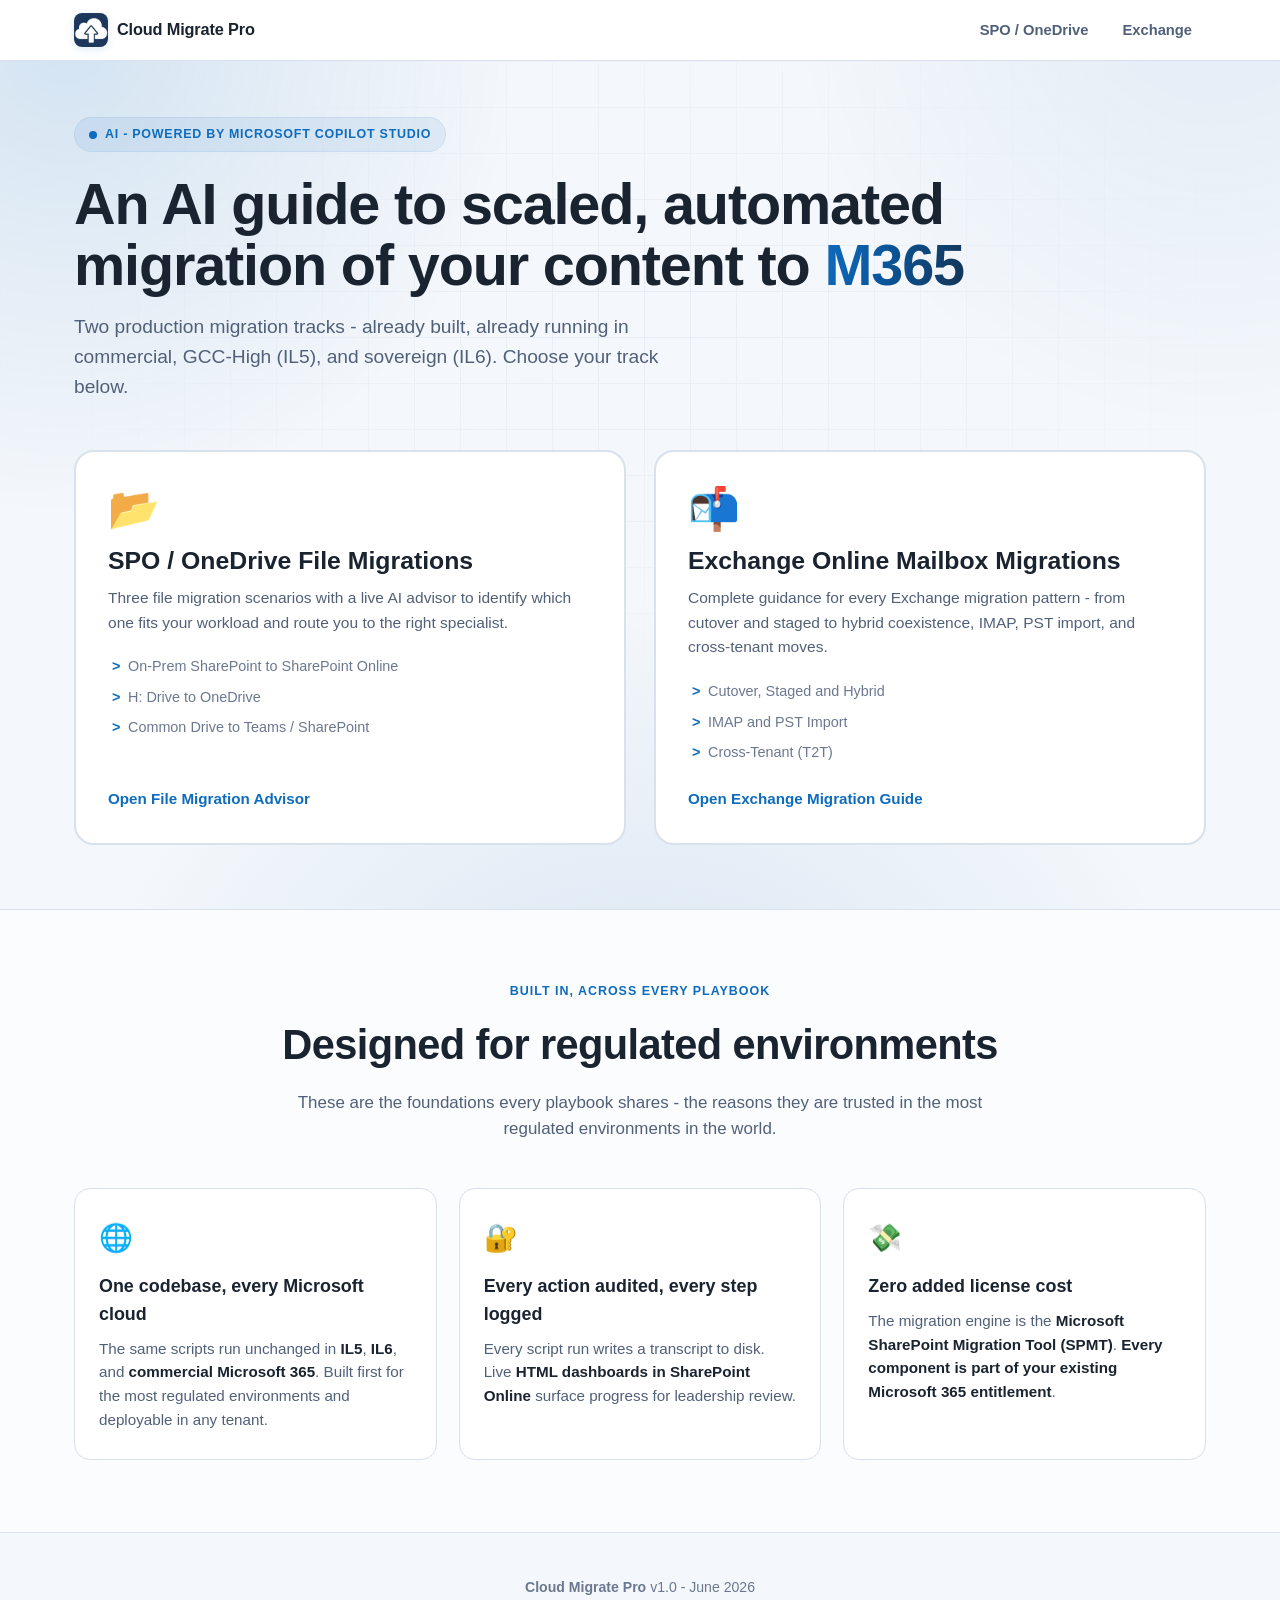
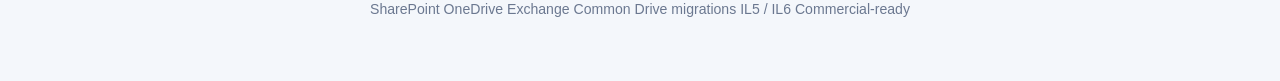
<file: index.html>
<!DOCTYPE html>

<html lang="en">

<head>

<meta charset="UTF-8" />

<meta name="viewport" content="width=device-width, initial-scale=1.0" />

<title>Cloud Migrate Pro - Migration Hub</title>

<script>

  (() => {

    const param = new URLSearchParams(window.location.search).get("scoutTheme");

    const theme = param || (window.matchMedia("(prefers-color-scheme: dark)").matches ? "dark" : "light");

    document.documentElement.setAttribute("data-theme", theme);

  })();

</script>

<style>

:root{color-scheme:light;--cp-bg:#f4f7fb;--cp-bg-elevated:#fbfcfe;--cp-surface:#ffffff;--cp-surface-soft:#eef3f9;--cp-border:#d8e1ec;--cp-text:#1a2330;--cp-text-muted:#516079;--cp-text-soft:#6b7890;--cp-accent:#0f6cbd;--cp-accent-hover:#0a5599;--cp-accent-soft:rgba(15,108,189,.08);--cp-accent-fg:#ffffff;--cp-success:#16a34a;--cp-warning:#f59e0b;--cp-danger:#dc2626;--cp-shadow:0 18px 48px rgba(15,40,80,.14);--cp-highlight:rgba(15,108,189,.14);}

html[data-theme="dark"]{color-scheme:dark;--cp-bg:#0f1822;--cp-bg-elevated:#15212e;--cp-surface:#1a2733;--cp-surface-soft:#1f2e3d;--cp-border:#2c3e51;--cp-text:#e3ebf4;--cp-text-muted:#9fb1c6;--cp-text-soft:#b5c4d6;--cp-accent:#54a8f0;--cp-accent-hover:#76bdf7;--cp-accent-soft:rgba(84,168,240,.16);--cp-accent-fg:#08121c;--cp-success:#4ade80;--cp-warning:#fbbf24;--cp-danger:#f87171;--cp-shadow:0 18px 48px rgba(0,0,0,.4);--cp-highlight:rgba(84,168,240,.16);}

*{box-sizing:border-box;margin:0;padding:0;}html{scroll-behavior:smooth;}body{font-family:"Segoe UI",Aptos,Calibri,-apple-system,BlinkMacSystemFont,sans-serif;background:var(--cp-bg);color:var(--cp-text);line-height:1.55;overflow-x:hidden;}.wrap{max-width:1180px;margin:0 auto;padding:0 24px;}

.topnav{position:sticky;top:0;z-index:50;background:var(--cp-surface);border-bottom:1px solid var(--cp-border);}.navwrap{display:flex;align-items:center;justify-content:space-between;height:60px;gap:12px;}.brand{display:inline-flex;align-items:center;gap:9px;font-weight:800;letter-spacing:-.01em;color:var(--cp-text);font-size:1.02rem;text-decoration:none;transition:opacity .15s;}.brand:hover{opacity:.82;}.brand .logo{width:34px;height:34px;border-radius:8px;display:inline-flex;align-items:center;justify-content:center;box-shadow:0 2px 8px var(--cp-highlight);overflow:hidden;flex-shrink:0;}.brand .logo img{width:100%;height:100%;object-fit:cover;display:block;}.navlinks{display:flex;gap:6px;flex-wrap:wrap;}.navlinks a{font-size:.92rem;font-weight:600;color:var(--cp-text-muted);text-decoration:none;padding:8px 14px;border-radius:8px;transition:background .15s,color .15s;}.navlinks a:hover{background:var(--cp-accent-soft);color:var(--cp-accent);}@media (max-width:620px){.navlinks a{padding:7px 10px;font-size:.85rem;}.brand span{display:none;}}

.hero{position:relative;padding:56px 0 64px;overflow:hidden;isolation:isolate;}.hero-bg{position:absolute;inset:-40% -20% auto -20%;height:170%;z-index:-2;background:radial-gradient(42% 55% at 18% 22%,var(--cp-highlight) 0%,transparent 60%),radial-gradient(38% 50% at 82% 18%,var(--cp-accent-soft) 0%,transparent 62%),radial-gradient(50% 60% at 50% 100%,var(--cp-highlight) 0%,transparent 65%);animation:drift 18s ease-in-out infinite alternate;}.hero::before{content:"";position:absolute;inset:0;z-index:-1;background-image:linear-gradient(var(--cp-border) 1px,transparent 1px),linear-gradient(90deg,var(--cp-border) 1px,transparent 1px);background-size:46px 46px;-webkit-mask-image:radial-gradient(ellipse 70% 60% at 50% 30%,#000 0%,transparent 75%);mask-image:radial-gradient(ellipse 70% 60% at 50% 30%,#000 0%,transparent 75%);opacity:.5;}@keyframes drift{0%{transform:translate3d(0,0,0) scale(1);}100%{transform:translate3d(0,-26px,0) scale(1.08);}}

.eyebrow{display:inline-flex;align-items:center;gap:8px;font-size:.78rem;font-weight:600;letter-spacing:.06em;text-transform:uppercase;color:var(--cp-accent);background:var(--cp-accent-soft);border:1px solid var(--cp-accent-soft);padding:7px 14px;border-radius:999px;margin-bottom:22px;animation:rise .7s both;}.pulse-dot{width:8px;height:8px;border-radius:50%;background:var(--cp-accent);animation:pulse 2s infinite;}@keyframes pulse{0%{box-shadow:0 0 0 0 var(--cp-highlight);}70%{box-shadow:0 0 0 12px transparent;}100%{box-shadow:0 0 0 0 transparent;}}h1.title{font-size:clamp(2.2rem,5vw,3.6rem);line-height:1.06;letter-spacing:-.02em;font-weight:800;margin-bottom:16px;animation:rise .7s .05s both;}.title .grad{background:linear-gradient(100deg,var(--cp-accent),var(--cp-accent-hover) 45%,var(--cp-text) 130%);-webkit-background-clip:text;background-clip:text;-webkit-text-fill-color:transparent;color:transparent;}.lede{font-size:clamp(1rem,2vw,1.2rem);color:var(--cp-text-muted);max-width:640px;margin-bottom:14px;animation:rise .7s .12s both;}@keyframes rise{from{opacity:0;transform:translateY(18px);}to{opacity:1;transform:translateY(0);}}

.tracks{display:grid;grid-template-columns:repeat(2,1fr);gap:28px;margin-top:48px;animation:rise .7s .2s both;}@media (max-width:720px){.tracks{grid-template-columns:1fr;}}a.track{display:flex;flex-direction:column;background:var(--cp-surface);border:2px solid var(--cp-border);border-radius:20px;padding:36px 32px 32px;text-decoration:none;color:inherit;transition:transform .22s ease,box-shadow .22s ease,border-color .22s ease;position:relative;overflow:hidden;}a.track::before{content:"";position:absolute;inset:0 0 auto 0;height:5px;background:linear-gradient(90deg,var(--cp-accent),transparent);transform:scaleX(0);transform-origin:left;transition:transform .3s ease;}a.track:hover{transform:translateY(-8px);box-shadow:var(--cp-shadow);border-color:var(--cp-accent);}a.track:hover::before{transform:scaleX(1);}a.track:focus-visible{outline:3px solid var(--cp-accent);outline-offset:3px;}.track-ico{font-size:2.6rem;margin-bottom:18px;line-height:1;}.track h2{font-size:1.55rem;font-weight:800;margin-bottom:10px;line-height:1.15;}.track .track-desc{font-size:.97rem;color:var(--cp-text-muted);margin-bottom:20px;line-height:1.6;}.track-scenarios{list-style:none;display:flex;flex-direction:column;gap:8px;margin-bottom:24px;}.track-scenarios li{font-size:.9rem;color:var(--cp-text-soft);padding-left:20px;position:relative;}.track-scenarios li::before{content:">";position:absolute;left:4px;color:var(--cp-accent);font-weight:700;}.track-cta{margin-top:auto;display:inline-flex;align-items:center;gap:8px;font-size:.95rem;font-weight:700;color:var(--cp-accent);}

.section{padding:72px 0;}.section.alt{background:var(--cp-bg-elevated);border-top:1px solid var(--cp-border);border-bottom:1px solid var(--cp-border);}.section-head{text-align:center;max-width:720px;margin:0 auto 46px;}.section-head .kicker{font-size:.78rem;font-weight:700;letter-spacing:.08em;text-transform:uppercase;color:var(--cp-accent);margin-bottom:12px;}.section-head h2{font-size:clamp(1.8rem,3.6vw,2.6rem);font-weight:800;letter-spacing:-.015em;margin-bottom:12px;}.section-head p{color:var(--cp-text-muted);font-size:1.06rem;}.feat-grid{display:grid;grid-template-columns:repeat(3,1fr);gap:22px;}.feat{background:var(--cp-surface);border:1px solid var(--cp-border);border-radius:16px;padding:28px 24px;transition:transform .2s ease,border-color .2s ease;}.feat:hover{transform:translateY(-5px);border-color:var(--cp-accent);}.feat .fi{font-size:1.7rem;margin-bottom:14px;}.feat h4{font-size:1.12rem;font-weight:700;margin-bottom:8px;}.feat p{font-size:.95rem;color:var(--cp-text-muted);}.feat p b{color:var(--cp-text);}footer{padding:44px 0 60px;text-align:center;color:var(--cp-text-soft);font-size:.88rem;}footer .v{color:var(--cp-text-muted);}@media (max-width:880px){.feat-grid{grid-template-columns:1fr;}}@media (prefers-reduced-motion:reduce){*{animation:none!important;transition:none!important;scroll-behavior:auto;}}

</style>

</head>

<body>

<nav class="topnav" id="top">

  <div class="wrap navwrap">

    <a class="brand" href="index.html" aria-label="Cloud Migrate Pro home"><span class="logo"><img src="cloud-migrate-pro-logo-icon-192.png" alt=""></span><span>Cloud Migrate Pro</span></a>

    <div class="navlinks">

      <a href="spo-onedrive.html">SPO / OneDrive</a>

      <a href="exchange.html">Exchange</a>

    </div>

  </div>

</nav>

<header class="hero">

  <div class="hero-bg"></div>

  <div class="wrap">

    <span class="eyebrow"><span class="pulse-dot"></span> AI - Powered by Microsoft Copilot Studio</span>

    <h1 class="title">An AI guide to scaled, automated migration of your content to <span class="grad">M365</span></h1>

    <p class="lede">Two production migration tracks - already built, already running in commercial, GCC-High (IL5), and sovereign (IL6). Choose your track below.</p>

    <div class="tracks">

      <a class="track" href="spo-onedrive.html">

        <div class="track-ico">&#x1F4C2;</div>

        <h2>SPO / OneDrive File Migrations</h2>

        <p class="track-desc">Three file migration scenarios with a live AI advisor to identify which one fits your workload and route you to the right specialist.</p>

        <ul class="track-scenarios">

          <li>On-Prem SharePoint to SharePoint Online</li>

          <li>H: Drive to OneDrive</li>

          <li>Common Drive to Teams / SharePoint</li>

        </ul>

        <span class="track-cta">Open File Migration Advisor</span>

      </a>

      <a class="track" href="exchange.html">

        <div class="track-ico">&#x1F4EC;</div>

        <h2>Exchange Online Mailbox Migrations</h2>

        <p class="track-desc">Complete guidance for every Exchange migration pattern - from cutover and staged to hybrid coexistence, IMAP, PST import, and cross-tenant moves.</p>

        <ul class="track-scenarios">

          <li>Cutover, Staged and Hybrid</li>

          <li>IMAP and PST Import</li>

          <li>Cross-Tenant (T2T)</li>

        </ul>

        <span class="track-cta">Open Exchange Migration Guide</span>

      </a>

    </div>

  </div>

</header>

<section class="section alt">

  <div class="wrap">

    <div class="section-head">

      <div class="kicker">Built In, Across Every Playbook</div>

      <h2>Designed for regulated environments</h2>

      <p>These are the foundations every playbook shares - the reasons they are trusted in the most regulated environments in the world.</p>

    </div>

    <div class="feat-grid">

      <div class="feat"><div class="fi">&#x1F310;</div><h4>One codebase, every Microsoft cloud</h4><p>The same scripts run unchanged in <b>IL5</b>, <b>IL6</b>, and <b>commercial Microsoft 365</b>. Built first for the most regulated environments and deployable in any tenant.</p></div>

      <div class="feat"><div class="fi">&#x1F510;</div><h4>Every action audited, every step logged</h4><p>Every script run writes a transcript to disk. Live <b>HTML dashboards in SharePoint Online</b> surface progress for leadership review.</p></div>

      <div class="feat"><div class="fi">&#x1F4B8;</div><h4>Zero added license cost</h4><p>The migration engine is the <b>Microsoft SharePoint Migration Tool (SPMT)</b>. <b>Every component is part of your existing Microsoft 365 entitlement</b>.</p></div>

    </div>

  </div>

</section>

<footer>

  <div class="wrap">

    <p><b>Cloud Migrate Pro</b> v1.0 - June 2026</p>

    <p>SharePoint OneDrive Exchange Common Drive migrations IL5 / IL6 Commercial-ready</p>

  </div>

</footer>

</body>

</html>
</file>
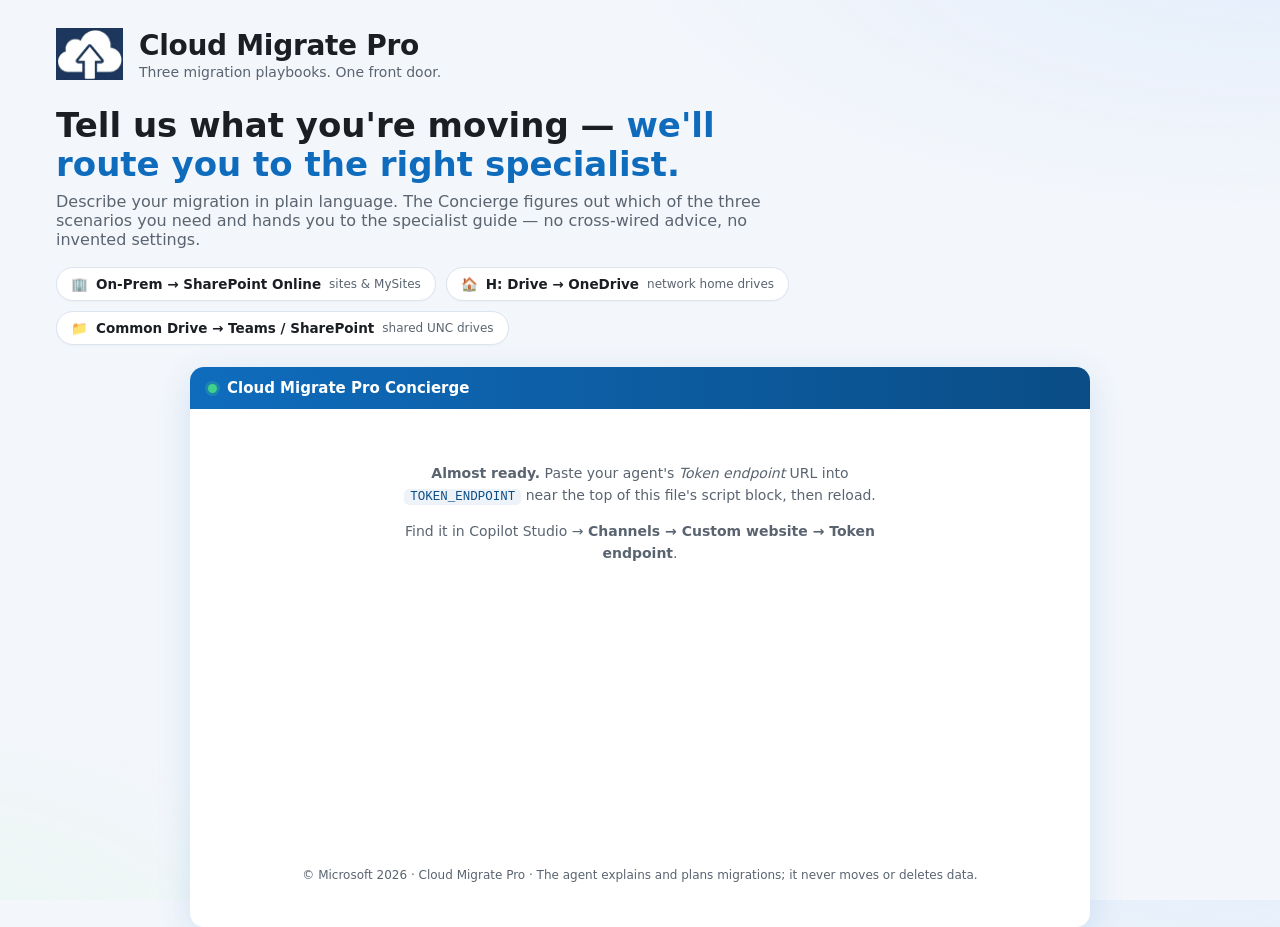
<file: agent-package/concierge-website/index.html>
<!DOCTYPE html>
<!--
  Cloud Migrate Pro — Custom Website wrapper for the Concierge agent.

  This page REPLACES the default Copilot Studio "I'm your new agent" demo
  landing with your own branding, and embeds the published Concierge chat.

  ── ONE THING TO DO BEFORE THIS GOES LIVE ─────────────────────────────────
  Paste your agent's Token Endpoint URL into TOKEN_ENDPOINT below.

  Where to find it:
    Copilot Studio  →  open the Concierge  →  Channels  →  "Custom website"
    →  copy the "Token endpoint" URL.
  It looks like:
    https://<...>.environment.api.powerplatform.com/powervirtualagents/bots/<botId>/directline/token?api-version=2022-03-01-preview

  No other setup is required — the agent is set to "No authentication", so any
  visitor with this page can chat anonymously.
  ──────────────────────────────────────────────────────────────────────────
-->
<html lang="en">
<head>
  <meta charset="utf-8" />
  <meta name="viewport" content="width=device-width, initial-scale=1" />
  <title>Cloud Migrate Pro — Concierge</title>
  <link rel="icon" href="../assets/cloud-migrate-pro-logo-icon.png" />
  <style>
    :root {
      --brand:        #0f6cbd;   /* primary accent */
      --brand-dark:   #0a4d86;
      --bg:           #f3f6fb;
      --panel:        #ffffff;
      --ink:          #1b1f24;
      --ink-subtle:   #5a6470;
      --radius:       14px;
      --shadow:       0 10px 35px rgba(15, 108, 189, .14);
    }
    * { box-sizing: border-box; }
    html, body { height: 100%; }
    body {
      margin: 0;
      font-family: "Segoe UI", system-ui, -apple-system, Roboto, Helvetica, Arial, sans-serif;
      color: var(--ink);
      background:
        radial-gradient(1100px 500px at 100% -10%, #e1edfb 0%, transparent 60%),
        radial-gradient(900px 500px at -10% 110%, #e7f7ef 0%, transparent 55%),
        var(--bg);
      display: flex;
      flex-direction: column;
    }

    /* ── Header / hero ─────────────────────────────────────────────── */
    header.hero {
      padding: 28px clamp(16px, 5vw, 56px) 8px;
      display: flex;
      align-items: center;
      gap: 16px;
    }
    header.hero img.logo { height: 52px; width: auto; }
    header.hero .titles h1 {
      margin: 0;
      font-size: clamp(20px, 2.4vw, 28px);
      letter-spacing: -.3px;
    }
    header.hero .titles p {
      margin: 2px 0 0;
      color: var(--ink-subtle);
      font-size: 14px;
    }

    .intro {
      padding: 4px clamp(16px, 5vw, 56px) 0;
      max-width: 880px;
    }
    .intro h2 {
      font-size: clamp(22px, 3vw, 34px);
      margin: 14px 0 8px;
      line-height: 1.15;
    }
    .intro h2 .accent { color: var(--brand); }
    .intro p.lede {
      margin: 0 0 14px;
      color: var(--ink-subtle);
      font-size: 16px;
      max-width: 720px;
    }

    /* ── Scenario chips ────────────────────────────────────────────── */
    .chips {
      display: flex;
      flex-wrap: wrap;
      gap: 10px;
      padding: 4px clamp(16px, 5vw, 56px) 0;
    }
    .chip {
      display: inline-flex;
      align-items: center;
      gap: 8px;
      background: var(--panel);
      border: 1px solid #dce4ee;
      border-radius: 999px;
      padding: 8px 14px;
      font-size: 13.5px;
      color: var(--ink);
      box-shadow: 0 1px 2px rgba(0,0,0,.03);
    }
    .chip b { font-weight: 600; }
    .chip span.tag { color: var(--ink-subtle); font-size: 12px; }

    /* ── Chat panel ────────────────────────────────────────────────── */
    main {
      flex: 1;
      display: flex;
      justify-content: center;
      padding: 22px clamp(12px, 5vw, 56px) 36px;
      min-height: 0;
    }
    .chat-shell {
      width: 100%;
      max-width: 900px;
      background: var(--panel);
      border-radius: var(--radius);
      box-shadow: var(--shadow);
      overflow: hidden;
      display: flex;
      flex-direction: column;
      min-height: 560px;
    }
    .chat-shell .bar {
      background: linear-gradient(90deg, var(--brand), var(--brand-dark));
      color: #fff;
      padding: 12px 18px;
      font-weight: 600;
      font-size: 15px;
      display: flex;
      align-items: center;
      gap: 10px;
    }
    .chat-shell .bar .dot {
      width: 9px; height: 9px; border-radius: 50%;
      background: #41d18b; box-shadow: 0 0 0 3px rgba(65,209,139,.25);
    }
    #webchat { flex: 1; min-height: 0; }

    /* setup notice shown until token endpoint is filled in */
    #setup-note {
      margin: auto;
      max-width: 520px;
      text-align: center;
      color: var(--ink-subtle);
      padding: 40px 24px;
      font-size: 14px;
      line-height: 1.55;
    }
    #setup-note code {
      background: #eef3f9; padding: 1px 6px; border-radius: 5px;
      font-size: 12.5px; color: var(--brand-dark);
    }

    footer {
      text-align: center;
      color: var(--ink-subtle);
      font-size: 12px;
      padding: 0 16px 18px;
    }

    @media (max-width: 560px) {
      header.hero { flex-direction: row; }
      .chat-shell { min-height: 70vh; }
    }
  </style>
</head>
<body>

  <header class="hero">
    <img class="logo" src="../assets/cloud-migrate-pro-logo-.png" alt="Cloud Migrate Pro" />
    <div class="titles">
      <h1>Cloud Migrate Pro</h1>
      <p>Three migration playbooks. One front door.</p>
    </div>
  </header>

  <section class="intro">
    <h2>Tell us what you're moving — <span class="accent">we'll route you to the right specialist.</span></h2>
    <p class="lede">
      Describe your migration in plain language. The Concierge figures out which of the three
      scenarios you need and hands you to the specialist guide — no cross-wired advice, no invented settings.
    </p>
  </section>

  <div class="chips">
    <div class="chip">🏢 <b>On-Prem → SharePoint Online</b> <span class="tag">sites &amp; MySites</span></div>
    <div class="chip">🏠 <b>H: Drive → OneDrive</b> <span class="tag">network home drives</span></div>
    <div class="chip">📁 <b>Common Drive → Teams / SharePoint</b> <span class="tag">shared UNC drives</span></div>
  </div>

  <main>
    <div class="chat-shell">
      <div class="bar"><span class="dot"></span> Cloud Migrate Pro Concierge</div>
      <div id="webchat" role="main">
        <div id="setup-note">
          <p><strong>Almost ready.</strong> Paste your agent's <em>Token endpoint</em> URL into
          <code>TOKEN_ENDPOINT</code> near the top of this file's script block, then reload.</p>
          <p>Find it in Copilot Studio → <strong>Channels → Custom website → Token endpoint</strong>.</p>
        </div>
      </div>
    </div>
  </main>

  <footer>
    © Microsoft 2026 · Cloud Migrate Pro · The agent explains and plans migrations; it never moves or deletes data.
  </footer>

  <!-- Bot Framework Web Chat (official CDN) -->
  <script src="https://cdn.botframework.com/botframework-webchat/latest/webchat.js"></script>
  <script>
    // ────────────────────────────────────────────────────────────────
    // PASTE YOUR TOKEN ENDPOINT URL HERE (see header comment for where):
    const TOKEN_ENDPOINT = "";
    // ────────────────────────────────────────────────────────────────

    const styleOptions = {
      // brand the chat to match the page
      accent: "#0f6cbd",
      botAvatarInitials: "CM",
      userAvatarInitials: "You",
      bubbleBackground: "#f1f6fc",
      bubbleBorderRadius: 12,
      bubbleFromUserBackground: "#0f6cbd",
      bubbleFromUserTextColor: "#ffffff",
      bubbleFromUserBorderRadius: 12,
      rootHeight: "100%",
      rootWidth: "100%",
      hideUploadButton: true,
      sendBoxButtonColor: "#0f6cbd",
      backgroundColor: "#ffffff"
    };

    async function boot() {
      if (!TOKEN_ENDPOINT) return; // leave the setup note visible

      try {
        // 1) exchange the public token endpoint for a Direct Line token
        const res = await fetch(TOKEN_ENDPOINT, { method: "GET" });
        if (!res.ok) throw new Error("Token request failed: " + res.status);
        const { token } = await res.json();

        // 2) render Web Chat into our branded shell
        document.getElementById("setup-note")?.remove();
        window.WebChat.renderWebChat(
          {
            directLine: window.WebChat.createDirectLine({ token }),
            styleOptions,
            locale: "en-US"
          },
          document.getElementById("webchat")
        );
      } catch (err) {
        const note = document.getElementById("setup-note");
        if (note) {
          note.innerHTML =
            "<p><strong>Couldn't connect to the agent.</strong></p>" +
            "<p style='font-size:12.5px'>" + String(err) + "</p>" +
            "<p>Check that the Token endpoint URL is correct and the agent is published.</p>";
        }
      }
    }

    boot();
  </script>
</body>
</html>
</file>
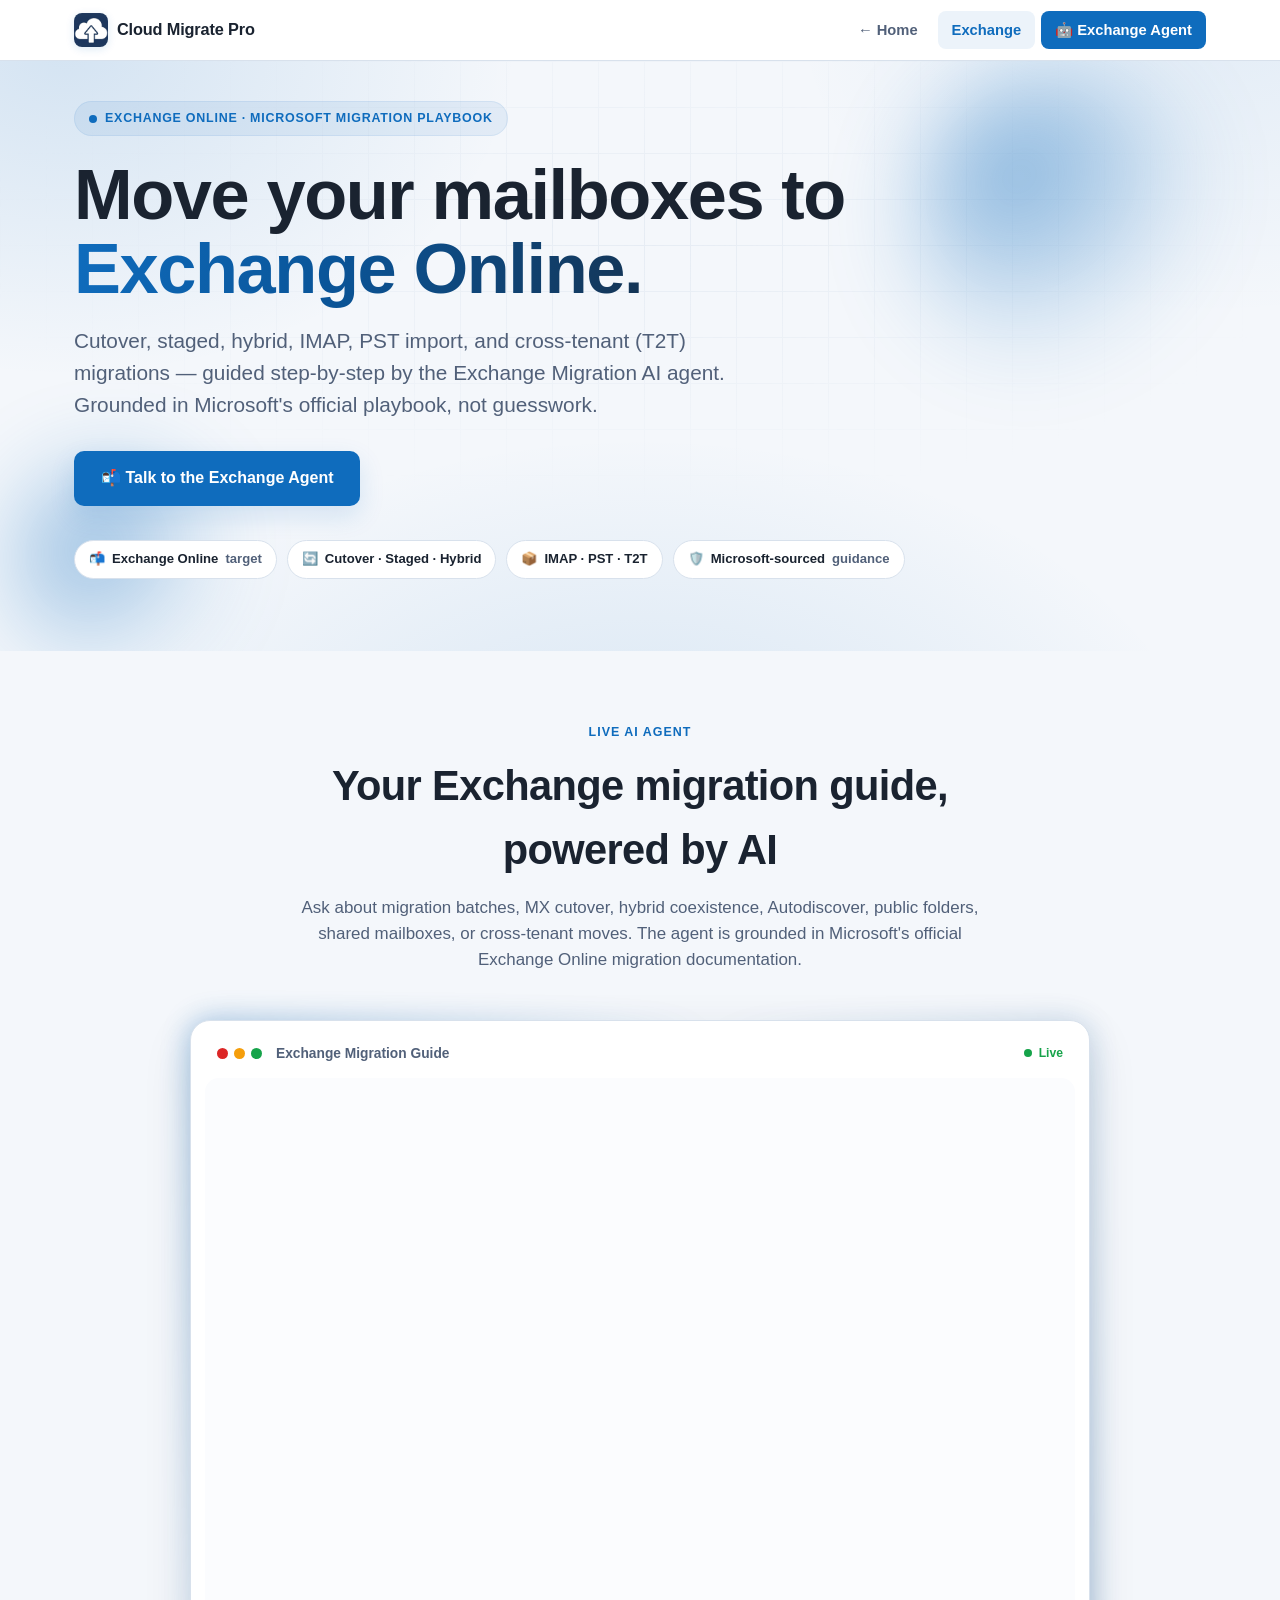
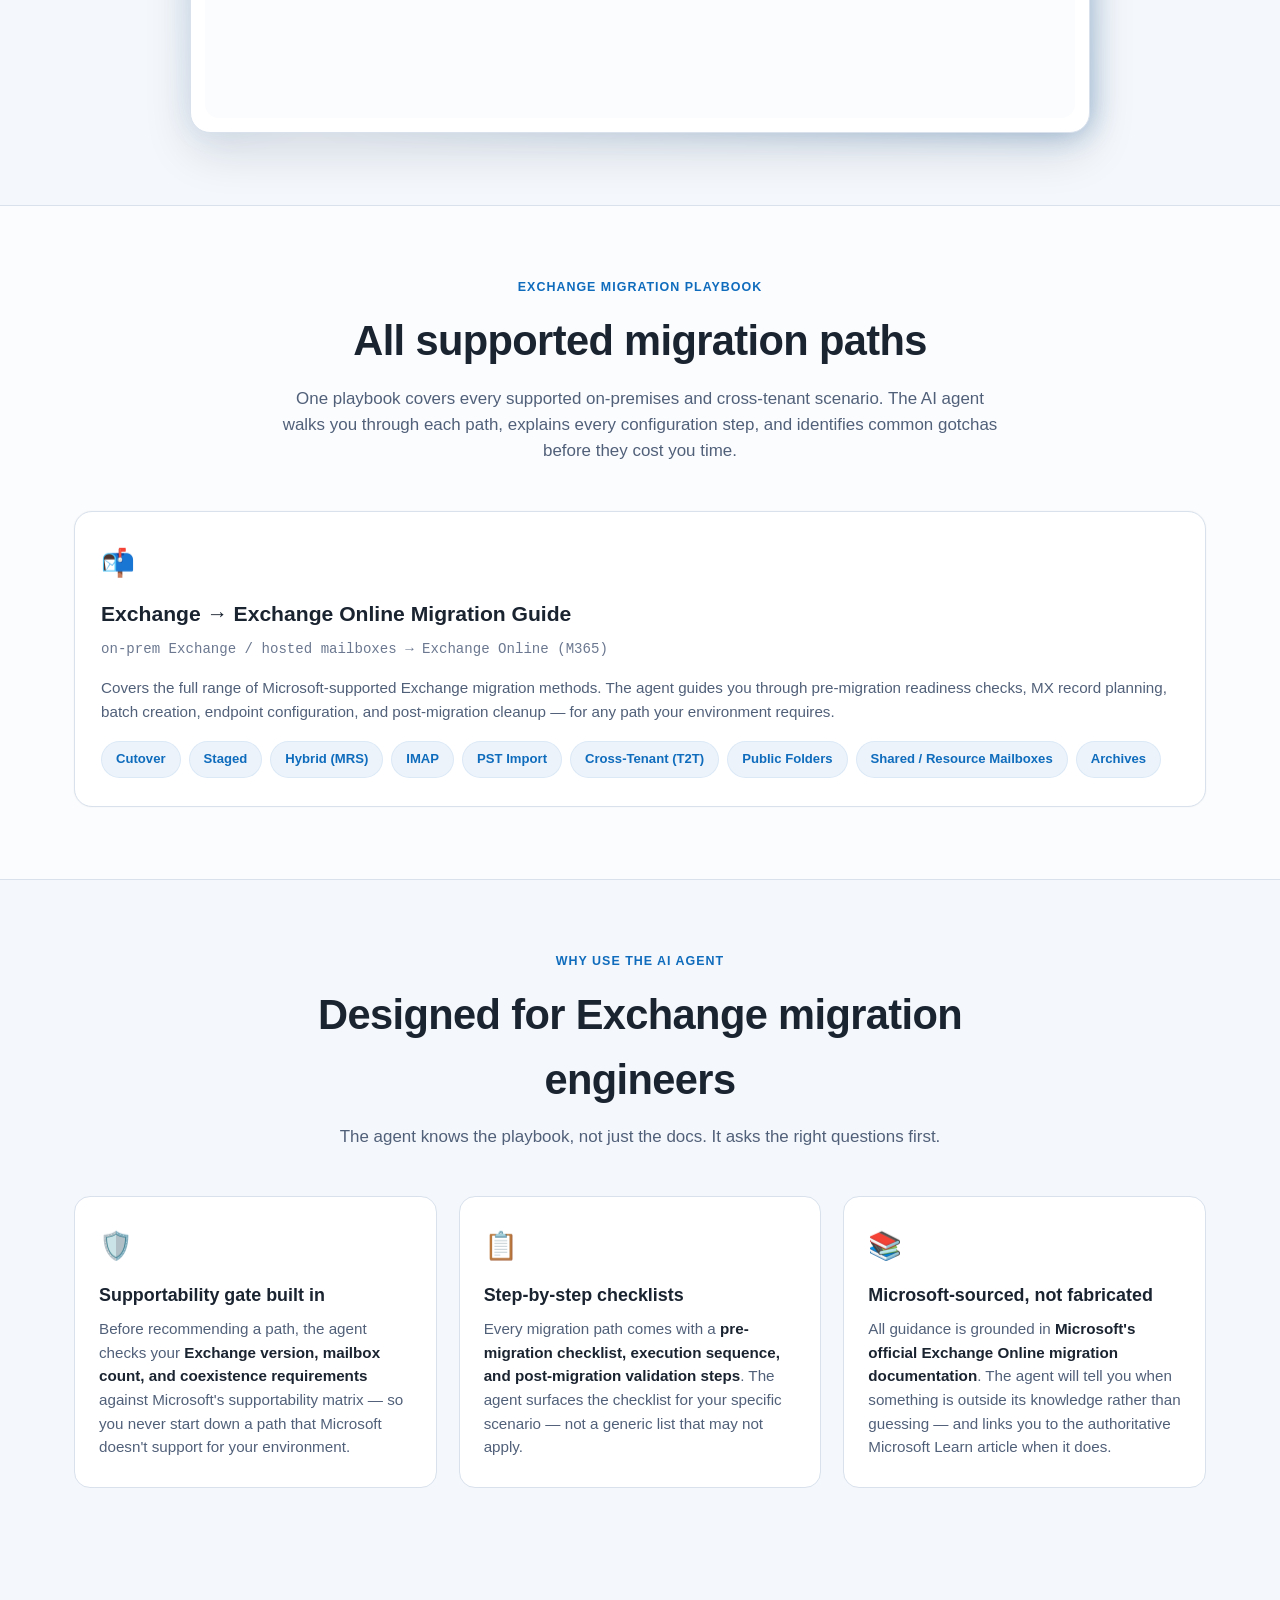
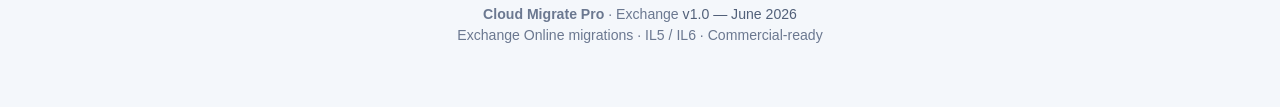
<file: exchange.html>
<!DOCTYPE html>
<html lang="en">
<head>
<meta charset="UTF-8" />
<meta name="viewport" content="width=device-width, initial-scale=1.0" />
<title>Cloud Migrate Pro — Exchange Online</title>
<script>
  (() => {
    const param = new URLSearchParams(window.location.search).get("scoutTheme");
    const theme = param || (window.matchMedia("(prefers-color-scheme: dark)").matches ? "dark" : "light");
    document.documentElement.setAttribute("data-theme", theme);
  })();
</script>
<style>


:root{

  color-scheme:light;

  --cp-bg:#f4f7fb;--cp-bg-elevated:#fbfcfe;--cp-surface:#ffffff;--cp-surface-soft:#eef3f9;

  --cp-border:#d8e1ec;--cp-text:#1a2330;--cp-text-muted:#516079;--cp-text-soft:#6b7890;

  --cp-accent:#0f6cbd;--cp-accent-hover:#0a5599;--cp-accent-soft:rgba(15,108,189,.08);

  --cp-accent-fg:#ffffff;--cp-success:#16a34a;--cp-warning:#f59e0b;--cp-danger:#dc2626;

  --cp-shadow:0 18px 48px rgba(15,40,80,.14);--cp-highlight:rgba(15,108,189,.14);

}

html[data-theme="dark"]{

  color-scheme:dark;

  --cp-bg:#0f1822;--cp-bg-elevated:#15212e;--cp-surface:#1a2733;--cp-surface-soft:#1f2e3d;

  --cp-border:#2c3e51;--cp-text:#e3ebf4;--cp-text-muted:#9fb1c6;--cp-text-soft:#b5c4d6;

  --cp-accent:#54a8f0;--cp-accent-hover:#76bdf7;--cp-accent-soft:rgba(84,168,240,.16);

  --cp-accent-fg:#08121c;--cp-success:#4ade80;--cp-warning:#fbbf24;--cp-danger:#f87171;

  --cp-shadow:0 18px 48px rgba(0,0,0,.4);--cp-highlight:rgba(84,168,240,.16);

}

*{box-sizing:border-box;margin:0;padding:0;}

html{scroll-behavior:smooth;}

body{font-family:"Segoe UI",Aptos,Calibri,-apple-system,BlinkMacSystemFont,sans-serif;background:var(--cp-bg);color:var(--cp-text);line-height:1.55;overflow-x:hidden;}

.wrap{max-width:1180px;margin:0 auto;padding:0 24px;}



/* HERO */

.hero{position:relative;padding:40px 0 72px;overflow:hidden;isolation:isolate;}

.hero-bg{position:absolute;inset:-40% -20% auto -20%;height:170%;z-index:-2;background:

 radial-gradient(42% 55% at 18% 22%,var(--cp-highlight) 0%,transparent 60%),

 radial-gradient(38% 50% at 82% 18%,var(--cp-accent-soft) 0%,transparent 62%),

 radial-gradient(50% 60% at 50% 100%,var(--cp-highlight) 0%,transparent 65%);

 animation:drift 18s ease-in-out infinite alternate;}

.hero::before{content:"";position:absolute;inset:0;z-index:-1;

 background-image:linear-gradient(var(--cp-border) 1px,transparent 1px),linear-gradient(90deg,var(--cp-border) 1px,transparent 1px);

 background-size:46px 46px;-webkit-mask-image:radial-gradient(ellipse 70% 60% at 50% 30%,#000 0%,transparent 75%);mask-image:radial-gradient(ellipse 70% 60% at 50% 30%,#000 0%,transparent 75%);opacity:.5;}

@keyframes drift{0%{transform:translate3d(0,0,0) scale(1);}100%{transform:translate3d(0,-26px,0) scale(1.08);}}

.orb{position:absolute;border-radius:50%;filter:blur(46px);opacity:.5;z-index:-1;background:radial-gradient(circle at 30% 30%,var(--cp-accent),transparent 70%);animation:float 12s ease-in-out infinite;}

.orb.a{width:300px;height:300px;top:2%;right:5%;}

.orb.b{width:220px;height:220px;bottom:-6%;left:1%;animation-delay:-5s;}

@keyframes float{0%,100%{transform:translateY(0) translateX(0);}50%{transform:translateY(-30px) translateX(16px);}}

.eyebrow{display:inline-flex;align-items:center;gap:8px;font-size:.78rem;font-weight:600;letter-spacing:.06em;text-transform:uppercase;color:var(--cp-accent);background:var(--cp-accent-soft);border:1px solid var(--cp-accent-soft);padding:7px 14px;border-radius:999px;margin-bottom:22px;animation:rise .7s both;}

.pulse-dot{width:8px;height:8px;border-radius:50%;background:var(--cp-accent);animation:pulse 2s infinite;}

@keyframes pulse{0%{box-shadow:0 0 0 0 var(--cp-highlight);}70%{box-shadow:0 0 0 12px transparent;}100%{box-shadow:0 0 0 0 transparent;}}

h1.title{font-size:clamp(2.6rem,6vw,4.4rem);line-height:1.04;letter-spacing:-.02em;font-weight:800;margin-bottom:20px;animation:rise .7s .05s both;}

.title .grad{background:linear-gradient(100deg,var(--cp-accent),var(--cp-accent-hover) 45%,var(--cp-text) 130%);-webkit-background-clip:text;background-clip:text;-webkit-text-fill-color:transparent;color:transparent;}

.lede{font-size:clamp(1.05rem,2vw,1.3rem);color:var(--cp-text-muted);max-width:680px;margin-bottom:30px;animation:rise .7s .12s both;}

@keyframes rise{from{opacity:0;transform:translateY(18px);}to{opacity:1;transform:translateY(0);}}

.cta-row{display:flex;flex-wrap:wrap;gap:14px;margin-bottom:34px;animation:rise .7s .18s both;}

.btn{display:inline-flex;align-items:center;gap:10px;font-size:1rem;font-weight:600;font-family:inherit;padding:14px 26px;border-radius:.625rem;border:1px solid transparent;cursor:pointer;text-decoration:none;transition:transform .18s ease,box-shadow .18s ease,background .18s ease;}

.btn-primary{background:var(--cp-accent);color:var(--cp-accent-fg);box-shadow:0 10px 26px var(--cp-highlight);}

.btn-primary:hover{background:var(--cp-accent-hover);transform:translateY(-3px);}

.btn-ghost{background:var(--cp-surface);color:var(--cp-text);border-color:var(--cp-border);}

.btn-ghost:hover{transform:translateY(-3px);border-color:var(--cp-accent);color:var(--cp-accent);}

.badges{display:flex;flex-wrap:wrap;gap:10px;animation:rise .7s .24s both;}

.badge{display:inline-flex;align-items:center;gap:7px;font-size:.82rem;font-weight:600;padding:8px 14px;border-radius:999px;background:var(--cp-surface);border:1px solid var(--cp-border);color:var(--cp-text-muted);}

.badge b{color:var(--cp-text);}



/* SECTION */

.section{padding:72px 0;}

.section.alt{background:var(--cp-bg-elevated);border-top:1px solid var(--cp-border);border-bottom:1px solid var(--cp-border);}

.section-head{text-align:center;max-width:720px;margin:0 auto 46px;}

.section-head .kicker{font-size:.78rem;font-weight:700;letter-spacing:.08em;text-transform:uppercase;color:var(--cp-accent);margin-bottom:12px;}

.section-head h2{font-size:clamp(1.8rem,3.6vw,2.6rem);font-weight:800;letter-spacing:-.015em;margin-bottom:12px;}

.section-head p{color:var(--cp-text-muted);font-size:1.06rem;}



/* PLAYBOOK CARDS */

.paths{display:grid;grid-template-columns:repeat(3,1fr);gap:22px;align-items:stretch;}

.path{position:relative;display:flex;flex-direction:column;background:var(--cp-surface);border:1px solid var(--cp-border);border-radius:18px;padding:30px 26px 28px;box-shadow:0 0 2px rgba(0,0,0,.06),0 1px 2px rgba(0,0,0,.08);overflow:hidden;transition:transform .22s ease,box-shadow .22s ease,border-color .22s ease;}

.path::before{content:"";position:absolute;inset:0 0 auto 0;height:4px;background:linear-gradient(90deg,var(--cp-accent),transparent);transform:scaleX(0);transform-origin:left;transition:transform .3s ease;}

.path:hover{transform:translateY(-8px);box-shadow:var(--cp-shadow);border-color:var(--cp-accent);}

.path:hover::before{transform:scaleX(1);}

.path .ico{width:56px;height:56px;border-radius:14px;display:grid;place-items:center;font-size:1.7rem;background:var(--cp-accent-soft);margin-bottom:18px;}

.path .flow{font-size:.74rem;font-weight:700;letter-spacing:.05em;text-transform:uppercase;color:var(--cp-accent);margin-bottom:8px;}

.path h3{font-size:1.32rem;font-weight:750;margin-bottom:6px;line-height:1.2;}

.path .route{font-size:.88rem;color:var(--cp-text-soft);font-family:Consolas,"Courier New",monospace;margin-bottom:22px;display:block;line-height:1.4;}

.path ul{list-style:none;display:flex;flex-direction:column;gap:16px;margin-bottom:22px;}

.path li{position:relative;padding-left:28px;font-size:.95rem;line-height:1.55;color:var(--cp-text-muted);}

.path li b{color:var(--cp-text);font-weight:650;}

.path li::before{content:"";position:absolute;left:0;top:6px;width:14px;height:14px;border-radius:4px;background:var(--cp-accent-soft);border:1.5px solid var(--cp-accent);}

.path li::after{content:"";position:absolute;left:4.5px;top:9px;width:4px;height:7px;border:solid var(--cp-accent);border-width:0 2px 2px 0;transform:rotate(45deg);}

.path .tags{margin-top:auto;display:flex;flex-wrap:wrap;gap:7px;}

.path .tag{font-size:.74rem;font-weight:600;color:var(--cp-text-soft);background:var(--cp-surface-soft);border:1px solid var(--cp-border);padding:5px 10px;border-radius:999px;}



/* CROSS-CUTTING */

.feat-grid{display:grid;grid-template-columns:repeat(3,1fr);gap:22px;}

.feat{background:var(--cp-surface);border:1px solid var(--cp-border);border-radius:16px;padding:28px 24px;transition:transform .2s ease,border-color .2s ease;}

.feat:hover{transform:translateY(-5px);border-color:var(--cp-accent);}

.feat .fi{font-size:1.7rem;margin-bottom:14px;}

.feat h4{font-size:1.12rem;font-weight:700;margin-bottom:8px;}

.feat p{font-size:.95rem;color:var(--cp-text-muted);}

.feat p b{color:var(--cp-text);}

code{font-family:Consolas,"Courier New",monospace;font-size:.86em;background:var(--cp-accent-soft);color:var(--cp-accent);padding:1px 6px;border-radius:5px;}

.topnav{position:sticky;top:0;z-index:50;background:var(--cp-surface);border-bottom:1px solid var(--cp-border);}

.navwrap{display:flex;align-items:center;justify-content:space-between;height:60px;gap:12px;}

.brand{display:inline-flex;align-items:center;gap:9px;font-weight:800;letter-spacing:-.01em;color:var(--cp-text);font-size:1.02rem;text-decoration:none;transition:opacity .15s;}

.brand:hover{opacity:.82;}

.brand .logo{width:34px;height:34px;border-radius:8px;display:inline-flex;align-items:center;justify-content:center;box-shadow:0 2px 8px var(--cp-highlight);overflow:hidden;flex-shrink:0;}

.brand .logo img{width:100%;height:100%;object-fit:cover;display:block;}

.navlinks{display:flex;gap:6px;flex-wrap:wrap;}

.navlinks a{font-size:.92rem;font-weight:600;color:var(--cp-text-muted);text-decoration:none;padding:8px 14px;border-radius:8px;transition:background .15s,color .15s;}

.navlinks a:hover{background:var(--cp-accent-soft);color:var(--cp-accent);}.navlinks a[aria-current="page"]{background:var(--cp-accent-soft);color:var(--cp-accent);font-weight:700;}

.navlinks a.cta{background:var(--cp-accent);color:var(--cp-accent-fg);}

.navlinks a.cta:hover{background:var(--cp-accent-hover);color:var(--cp-accent-fg);}

@media (max-width:620px){.navlinks a{padding:7px 10px;font-size:.85rem;}.brand span{display:none;}}



/* CHAT */

.chat-shell{position:relative;background:var(--cp-surface);border:1px solid var(--cp-border);border-radius:20px;padding:14px;box-shadow:var(--cp-shadow);max-width:900px;margin:0 auto;}

.chat-shell::after{content:"";position:absolute;inset:-2px;border-radius:22px;z-index:-1;background:linear-gradient(120deg,var(--cp-accent),transparent 40%,var(--cp-accent-hover));opacity:.35;filter:blur(14px);animation:glow 6s ease-in-out infinite alternate;}

@keyframes glow{from{opacity:.2;}to{opacity:.5;}}

.chat-bar{display:flex;align-items:center;gap:10px;padding:8px 12px 14px;}

.chat-bar .dots{display:flex;gap:6px;}

.chat-bar .dots i{width:11px;height:11px;border-radius:50%;display:block;}

.chat-bar .dots i:nth-child(1){background:var(--cp-danger);}

.chat-bar .dots i:nth-child(2){background:var(--cp-warning);}

.chat-bar .dots i:nth-child(3){background:var(--cp-success);}

.chat-bar .label{font-size:.86rem;font-weight:600;color:var(--cp-text-muted);margin-left:4px;}

.chat-bar .live{margin-left:auto;display:inline-flex;align-items:center;gap:7px;font-size:.76rem;font-weight:700;color:var(--cp-success);}

.chat-bar .live .pulse-dot{background:var(--cp-success);}

.chat-frame{width:100%;height:640px;border:0;border-radius:14px;background:var(--cp-bg-elevated);display:block;}



footer{padding:44px 0 60px;text-align:center;color:var(--cp-text-soft);font-size:.88rem;}

footer .v{color:var(--cp-text-muted);}



@media (max-width:880px){.paths{grid-template-columns:1fr;}.feat-grid{grid-template-columns:1fr;}}

@media (prefers-reduced-motion:reduce){*{animation:none!important;transition:none!important;scroll-behavior:auto;}}


/* Exchange-specific */
.exch-card{background:var(--cp-surface);border:1px solid var(--cp-border);border-radius:18px;padding:30px 26px 28px;box-shadow:0 0 2px rgba(0,0,0,.06);}
.exch-scenarios{display:flex;flex-wrap:wrap;gap:8px;margin-top:18px;}
.exch-tag{font-size:.82rem;font-weight:600;padding:7px 14px;border-radius:999px;background:var(--cp-accent-soft);border:1px solid var(--cp-accent-soft);color:var(--cp-accent);}
</style>
</head>
<body>

<nav class="topnav" id="top">
  <div class="wrap navwrap">
    <a class="brand" href="index.html" aria-label="Cloud Migrate Pro home">
      <span class="logo"><img src="cloud-migrate-pro-logo-icon-192.png" alt=""></span>
      <span>Cloud Migrate Pro</span>
    </a>
    <div class="navlinks">
      <a href="index.html">← Home</a>
      <a href="exchange.html" aria-current="page">Exchange</a>
      <a class="cta" href="#concierge">🤖 Exchange Agent</a>
    </div>
  </div>
</nav>

<header class="hero">
  <div class="hero-bg"></div>
  <div class="orb a"></div>
  <div class="orb b"></div>
  <div class="wrap">
    <span class="eyebrow"><span class="pulse-dot"></span> Exchange Online · Microsoft Migration Playbook</span>
    <h1 class="title">Move your mailboxes to<br><span class="grad">Exchange Online.</span></h1>
    <p class="lede">Cutover, staged, hybrid, IMAP, PST import, and cross-tenant (T2T) migrations — guided step-by-step by the Exchange Migration AI agent. Grounded in Microsoft's official playbook, not guesswork.</p>
    <div class="cta-row">
      <a class="btn btn-primary" href="#concierge">📬 Talk to the Exchange Agent</a>
    </div>
    <div class="badges">
      <span class="badge">📬 <b>Exchange Online</b> target</span>
      <span class="badge">🔄 <b>Cutover · Staged · Hybrid</b></span>
      <span class="badge">📦 <b>IMAP · PST · T2T</b></span>
      <span class="badge">🛡️ <b>Microsoft-sourced</b> guidance</span>
    </div>
  </div>
</header>

<section class="section" id="concierge">
  <div class="wrap">
    <div class="section-head">
      <div class="kicker">Live AI Agent</div>
      <h2>Your Exchange migration guide, powered by AI</h2>
      <p>Ask about migration batches, MX cutover, hybrid coexistence, Autodiscover, public folders, shared mailboxes, or cross-tenant moves. The agent is grounded in Microsoft's official Exchange Online migration documentation.</p>
    </div>
    <div class="chat-shell">
      <div class="chat-bar">
        <span class="dots"><i></i><i></i><i></i></span>
        <span class="label">Exchange Migration Guide</span>
        <span class="live"><span class="pulse-dot"></span> Live</span>
      </div>
      <iframe class="chat-frame" title="Exchange Migration Guide"
        src="https://copilotstudio.microsoft.com/environments/89e4745f-bb2a-eb7b-ab1b-ca02b2e5e604/bots/crcce_ExchangeMigrationGuide/webchat?__version__=2"
        allow="microphone; clipboard-write"></iframe>
    </div>
  </div>
</section>

<section class="section alt" id="paths">
  <div class="wrap">
    <div class="section-head">
      <div class="kicker">Exchange Migration Playbook</div>
      <h2>All supported migration paths</h2>
      <p>One playbook covers every supported on-premises and cross-tenant scenario. The AI agent walks you through each path, explains every configuration step, and identifies common gotchas before they cost you time.</p>
    </div>
    <div class="exch-card">
      <div class="ico" style="font-size:1.7rem;margin-bottom:14px;">📬</div>
      <h3 style="font-size:1.32rem;font-weight:750;margin-bottom:8px;">Exchange → Exchange Online Migration Guide</h3>
      <span class="route" style="font-size:.88rem;color:var(--cp-text-soft);font-family:Consolas,'Courier New',monospace;margin-bottom:16px;display:block;">on-prem Exchange / hosted mailboxes → Exchange Online (M365)</span>
      <p style="font-size:.95rem;color:var(--cp-text-muted);margin-bottom:18px;">Covers the full range of Microsoft-supported Exchange migration methods. The agent guides you through pre-migration readiness checks, MX record planning, batch creation, endpoint configuration, and post-migration cleanup — for any path your environment requires.</p>
      <div class="exch-scenarios">
        <span class="exch-tag">Cutover</span>
        <span class="exch-tag">Staged</span>
        <span class="exch-tag">Hybrid (MRS)</span>
        <span class="exch-tag">IMAP</span>
        <span class="exch-tag">PST Import</span>
        <span class="exch-tag">Cross-Tenant (T2T)</span>
        <span class="exch-tag">Public Folders</span>
        <span class="exch-tag">Shared / Resource Mailboxes</span>
        <span class="exch-tag">Archives</span>
      </div>
    </div>
  </div>
</section>

<section class="section">
  <div class="wrap">
    <div class="section-head">
      <div class="kicker">Why Use the AI Agent</div>
      <h2>Designed for Exchange migration engineers</h2>
      <p>The agent knows the playbook, not just the docs. It asks the right questions first.</p>
    </div>
    <div class="feat-grid">
      <div class="feat">
        <div class="fi">🛡️</div>
        <h4>Supportability gate built in</h4>
        <p>Before recommending a path, the agent checks your <b>Exchange version, mailbox count, and coexistence requirements</b> against Microsoft's supportability matrix — so you never start down a path that Microsoft doesn't support for your environment.</p>
      </div>
      <div class="feat">
        <div class="fi">📋</div>
        <h4>Step-by-step checklists</h4>
        <p>Every migration path comes with a <b>pre-migration checklist, execution sequence, and post-migration validation steps</b>. The agent surfaces the checklist for your specific scenario — not a generic list that may not apply.</p>
      </div>
      <div class="feat">
        <div class="fi">📚</div>
        <h4>Microsoft-sourced, not fabricated</h4>
        <p>All guidance is grounded in <b>Microsoft's official Exchange Online migration documentation</b>. The agent will tell you when something is outside its knowledge rather than guessing — and links you to the authoritative Microsoft Learn article when it does.</p>
      </div>
    </div>
  </div>
</section>

<footer>
  <div class="wrap">
    <p><b>Cloud Migrate Pro</b> · Exchange <span class="v">v1.0 — June 2026</span></p>
    <p>Exchange Online migrations · IL5 / IL6 · Commercial-ready</p>
  </div>
</footer>

</body>
</html>
</file>
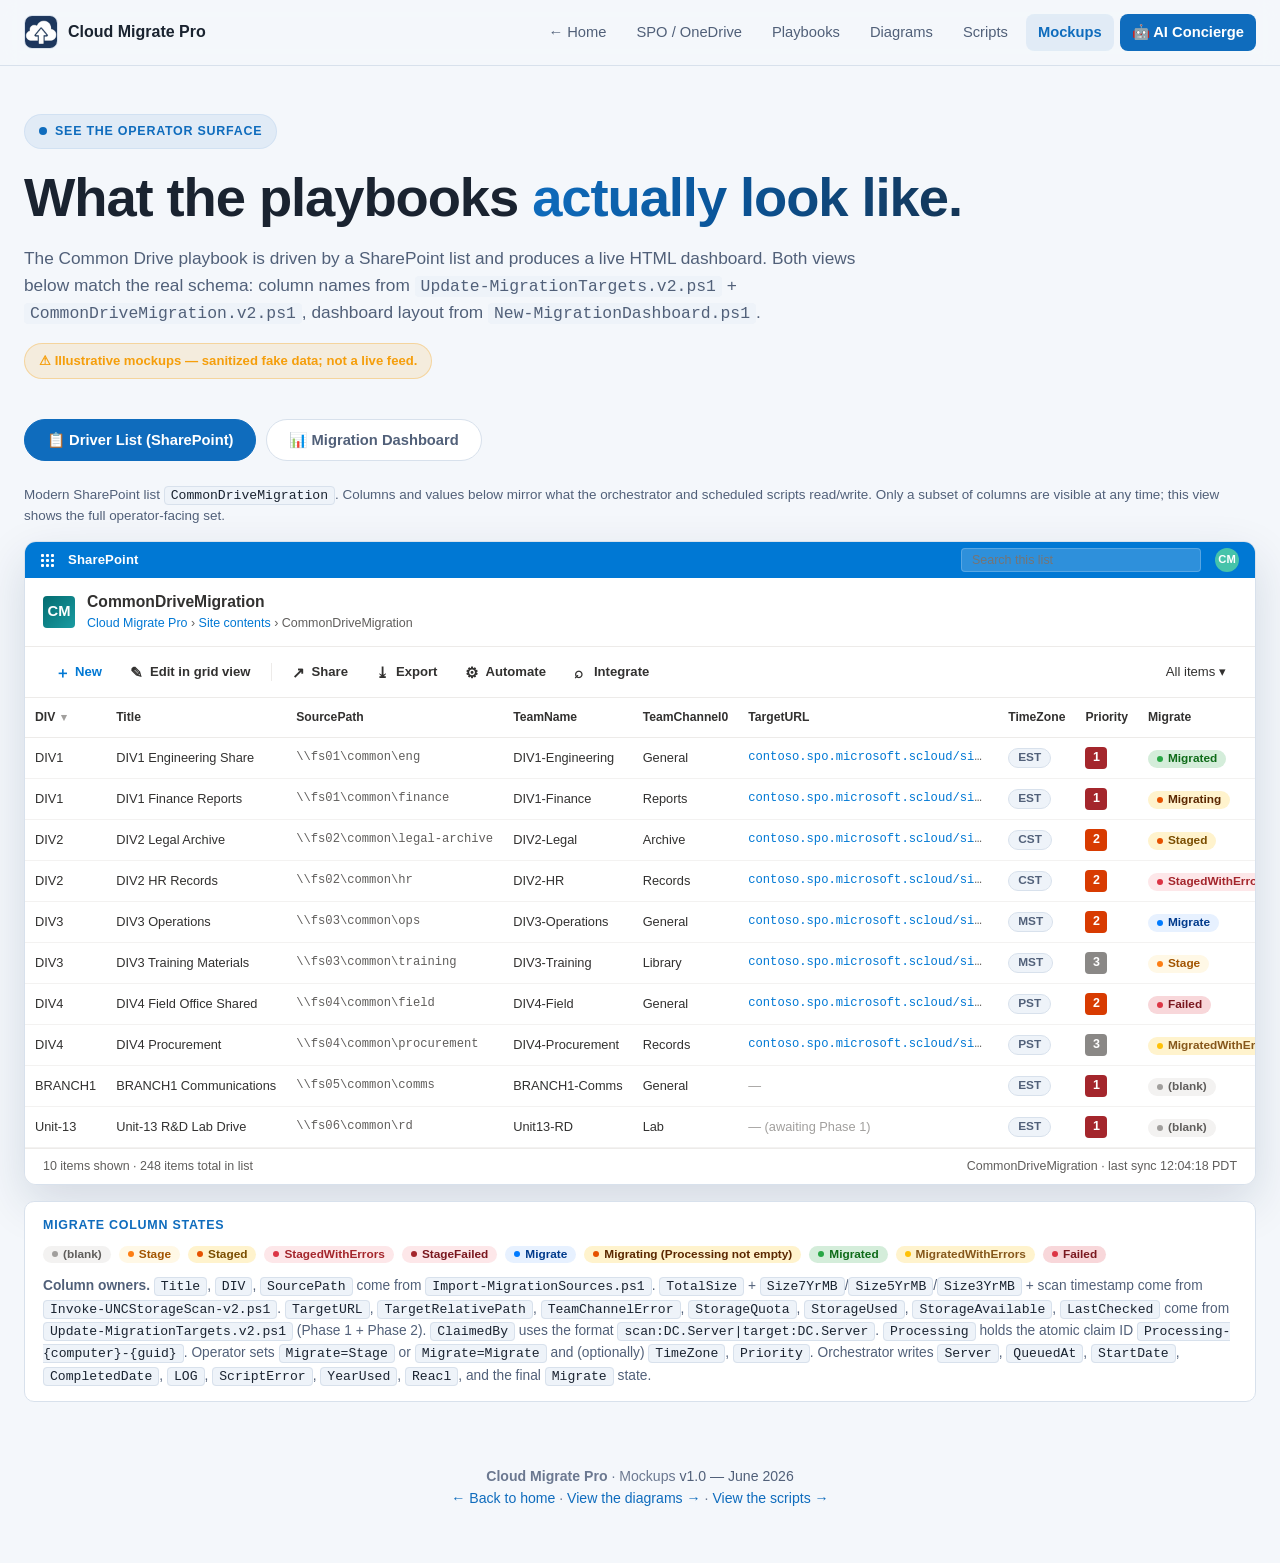
<file: mockups.html>
<!DOCTYPE html>
<html lang="en">
<head>
<meta charset="UTF-8" />
<meta name="viewport" content="width=device-width, initial-scale=1.0" />
<title>Cloud Migrate Pro — Mockups</title>
<script>
  (() => {
    const param = new URLSearchParams(window.location.search).get("scoutTheme");
    const theme = param || (window.matchMedia("(prefers-color-scheme: dark)").matches ? "dark" : "light");
    document.documentElement.setAttribute("data-theme", theme);
  })();
</script>
<style>
:root{
  color-scheme:light;
  --cp-bg:#f4f7fb;--cp-bg-elevated:#fbfcfe;--cp-surface:#ffffff;--cp-surface-soft:#eef3f9;
  --cp-border:#d8e1ec;--cp-text:#1a2330;--cp-text-muted:#516079;--cp-text-soft:#6b7890;
  --cp-accent:#0f6cbd;--cp-accent-hover:#0a5599;--cp-accent-soft:rgba(15,108,189,.08);
  --cp-accent-fg:#ffffff;--cp-success:#16a34a;--cp-warning:#f59e0b;--cp-danger:#dc2626;
  --cp-shadow:0 18px 48px rgba(15,40,80,.14);--cp-highlight:rgba(15,108,189,.14);
}
html[data-theme="dark"]{
  color-scheme:dark;
  --cp-bg:#0f1822;--cp-bg-elevated:#15212e;--cp-surface:#1a2733;--cp-surface-soft:#1f2e3d;
  --cp-border:#2c3e51;--cp-text:#e3ebf4;--cp-text-muted:#9fb1c6;--cp-text-soft:#b5c4d6;
  --cp-accent:#54a8f0;--cp-accent-hover:#76bdf7;--cp-accent-soft:rgba(84,168,240,.16);
  --cp-accent-fg:#08121c;--cp-success:#4ade80;--cp-warning:#fbbf24;--cp-danger:#f87171;
  --cp-shadow:0 18px 48px rgba(0,0,0,.4);--cp-highlight:rgba(84,168,240,.16);
}
*{box-sizing:border-box;margin:0;padding:0;}
html{scroll-behavior:smooth;}
body{font-family:"Segoe UI",Aptos,Calibri,-apple-system,BlinkMacSystemFont,sans-serif;background:var(--cp-bg);color:var(--cp-text);line-height:1.55;}
.wrap{max-width:1320px;margin:0 auto;padding:0 24px;}

/* NAV */
.topnav{position:sticky;top:0;z-index:50;background:color-mix(in oklab,var(--cp-bg) 88%,transparent);backdrop-filter:saturate(140%) blur(10px);border-bottom:1px solid var(--cp-border);}
.navwrap{display:flex;align-items:center;justify-content:space-between;padding:14px 24px;}
.brand{display:inline-flex;align-items:center;gap:10px;font-weight:700;color:var(--cp-text);text-decoration:none;}
.brand .logo{width:34px;height:34px;border-radius:8px;display:inline-flex;align-items:center;justify-content:center;background:var(--cp-surface);border:1px solid var(--cp-border);overflow:hidden;}
.brand .logo img{width:100%;height:100%;object-fit:cover;}
.navlinks{display:flex;align-items:center;gap:6px;}
.navlinks a{color:var(--cp-text-muted);text-decoration:none;font-weight:500;font-size:.92rem;padding:7px 12px;border-radius:8px;transition:all .15s;}
.navlinks a:hover{background:var(--cp-surface-soft);color:var(--cp-text);}
.navlinks a.cta{background:var(--cp-accent);color:var(--cp-accent-fg);font-weight:600;}
.navlinks a.cta:hover{background:var(--cp-accent-hover);}
.navlinks a[aria-current="page"]{background:var(--cp-accent-soft);color:var(--cp-accent);font-weight:700;}

/* HERO */
.hero{padding:48px 0 22px;}
.eyebrow{display:inline-flex;align-items:center;gap:8px;font-size:.78rem;font-weight:600;letter-spacing:.06em;text-transform:uppercase;color:var(--cp-accent);background:var(--cp-accent-soft);border:1px solid var(--cp-accent-soft);padding:7px 14px;border-radius:999px;margin-bottom:20px;}
.pulse-dot{width:8px;height:8px;border-radius:50%;background:var(--cp-accent);}
h1.title{font-size:clamp(2.2rem,5vw,3.4rem);line-height:1.06;letter-spacing:-.02em;font-weight:800;margin-bottom:18px;}
.title .grad{background:linear-gradient(100deg,var(--cp-accent),var(--cp-accent-hover) 45%,var(--cp-text) 130%);-webkit-background-clip:text;background-clip:text;-webkit-text-fill-color:transparent;color:transparent;}
.lede{font-size:1.08rem;color:var(--cp-text-muted);max-width:880px;margin-bottom:16px;}
.disclaim{display:inline-flex;align-items:center;gap:8px;font-size:.82rem;color:var(--cp-warning);background:color-mix(in oklab,var(--cp-warning) 12%,transparent);border:1px solid color-mix(in oklab,var(--cp-warning) 30%,transparent);padding:7px 14px;border-radius:999px;font-weight:600;}

/* TABS */
.section{padding:18px 0 20px;}
.mtabs{display:flex;flex-wrap:wrap;gap:10px;margin-bottom:24px;}
.mtab{font-size:.92rem;font-weight:600;font-family:inherit;cursor:pointer;padding:11px 22px;border-radius:999px;border:1px solid var(--cp-border);background:var(--cp-surface);color:var(--cp-text-muted);transition:all .15s;}
.mtab:hover{border-color:var(--cp-accent);color:var(--cp-accent);transform:translateY(-2px);}
.mtab.active{background:var(--cp-accent);color:var(--cp-accent-fg);border-color:var(--cp-accent);}
.mpanel{display:none;}
.mpanel.active{display:block;animation:rise .35s both;}
@keyframes rise{from{opacity:0;transform:translateY(8px);}to{opacity:1;transform:translateY(0);}}
.source-note{font-size:.84rem;color:var(--cp-text-muted);margin-bottom:14px;}
.source-note code{background:var(--cp-surface-soft);border:1px solid var(--cp-border);padding:1px 6px;border-radius:4px;font-size:.82rem;color:var(--cp-text);}

/* ========== SHAREPOINT LIST MOCKUP ========== */
.sp-frame{background:#f3f2f1;border:1px solid var(--cp-border);border-radius:12px;box-shadow:var(--cp-shadow);overflow:hidden;}
html[data-theme="dark"] .sp-frame{background:#252423;}
.sp-suiteBar{display:flex;align-items:center;gap:14px;background:#0078d4;color:#fff;padding:6px 16px;font-size:.82rem;font-weight:600;}
.sp-suiteBar .waffle{display:grid;grid-template-columns:repeat(3,3px);gap:2px;}
.sp-suiteBar .waffle i{width:3px;height:3px;background:#fff;border-radius:1px;display:block;}
.sp-suiteBar .m365{font-weight:700;letter-spacing:.01em;}
.sp-suiteBar .spacer{flex:1;}
.sp-suiteBar .search{background:rgba(255,255,255,.18);border:1px solid rgba(255,255,255,.2);border-radius:4px;padding:4px 10px;font-size:.78rem;color:#fff;width:240px;}
.sp-suiteBar .acct{width:24px;height:24px;border-radius:50%;background:#46c3aa;display:inline-flex;align-items:center;justify-content:center;font-size:.7rem;font-weight:700;color:#fff;}

.sp-siteHead{background:#fff;padding:12px 18px;border-bottom:1px solid #edebe9;display:flex;align-items:center;gap:12px;}
html[data-theme="dark"] .sp-siteHead{background:#1f1e1d;border-bottom-color:#3b3a39;}
.sp-siteIcon{width:32px;height:32px;border-radius:4px;background:linear-gradient(135deg,#036C70,#1A9BA1);display:inline-flex;align-items:center;justify-content:center;color:#fff;font-weight:700;font-size:.92rem;}
.sp-siteTitle{font-weight:700;color:#323130;font-size:.98rem;}
html[data-theme="dark"] .sp-siteTitle{color:#f3f2f1;}
.sp-breadcrumb{font-size:.78rem;color:#605e5c;}
html[data-theme="dark"] .sp-breadcrumb{color:#a19f9d;}
.sp-breadcrumb a{color:#0078d4;text-decoration:none;}

.sp-cmdBar{background:#fff;padding:8px 18px;border-bottom:1px solid #edebe9;display:flex;flex-wrap:wrap;gap:4px;align-items:center;font-size:.82rem;}
html[data-theme="dark"] .sp-cmdBar{background:#1f1e1d;border-bottom-color:#3b3a39;}
.sp-cmdBtn{display:inline-flex;align-items:center;gap:6px;padding:6px 12px;border-radius:4px;color:#323130;cursor:default;font-weight:600;}
html[data-theme="dark"] .sp-cmdBtn{color:#f3f2f1;}
.sp-cmdBtn:hover{background:#f3f2f1;}
html[data-theme="dark"] .sp-cmdBtn:hover{background:#3b3a39;}
.sp-cmdBtn.primary{color:#0078d4;}
.sp-cmdBtn .ico{width:14px;height:14px;font-size:.95rem;line-height:1;}
.sp-cmdSep{width:1px;height:18px;background:#edebe9;margin:0 4px;}
.sp-cmdBar .spacer{flex:1;}
.sp-viewSel{font-size:.82rem;color:#323130;display:inline-flex;align-items:center;gap:6px;padding:6px 10px;border:1px solid transparent;border-radius:4px;}
html[data-theme="dark"] .sp-viewSel{color:#f3f2f1;}

.sp-listWrap{background:#fff;overflow-x:auto;}
html[data-theme="dark"] .sp-listWrap{background:#1f1e1d;}
.sp-list{width:100%;border-collapse:collapse;font-size:.8rem;min-width:2200px;}
.sp-list thead th{background:#fff;color:#323130;font-weight:600;text-align:left;padding:10px 10px;border-bottom:1px solid #edebe9;position:sticky;top:0;white-space:nowrap;font-size:.76rem;}
html[data-theme="dark"] .sp-list thead th{background:#1f1e1d;color:#f3f2f1;border-bottom-color:#3b3a39;}
.sp-list thead th .sort{color:#a19f9d;margin-left:6px;font-size:.7rem;}
.sp-list tbody tr{border-bottom:1px solid #f3f2f1;transition:background .1s;}
html[data-theme="dark"] .sp-list tbody tr{border-bottom-color:#3b3a39;}
.sp-list tbody tr:hover{background:#f3f9fd;}
html[data-theme="dark"] .sp-list tbody tr:hover{background:#2a2826;}
.sp-list td{padding:9px 10px;color:#323130;vertical-align:middle;white-space:nowrap;}
html[data-theme="dark"] .sp-list td{color:#f3f2f1;}
.sp-list td.num{text-align:right;font-variant-numeric:tabular-nums;color:#605e5c;}
html[data-theme="dark"] .sp-list td.num{color:#a19f9d;}
.sp-list td.path,.sp-list td.url{font-family:Consolas,"Courier New",monospace;font-size:.76rem;color:#605e5c;max-width:260px;overflow:hidden;text-overflow:ellipsis;}
html[data-theme="dark"] .sp-list td.path,html[data-theme="dark"] .sp-list td.url{color:#a19f9d;}
.sp-list td.url a{color:#0078d4;text-decoration:none;}
.sp-list td.mono{font-family:Consolas,"Courier New",monospace;font-size:.74rem;color:#605e5c;}
html[data-theme="dark"] .sp-list td.mono{color:#a19f9d;}
.sp-list td.dim{color:#a19f9d;}

/* Migrate state chips — colors exactly mirror the dashboard PowerShell hexes */
.chip{display:inline-flex;align-items:center;gap:5px;padding:3px 9px;border-radius:12px;font-size:.74rem;font-weight:600;line-height:1;white-space:nowrap;}
.chip::before{content:"";width:6px;height:6px;border-radius:50%;}
.chip-blank{background:#f3f2f1;color:#605e5c;}
.chip-blank::before{background:#a19f9d;}
.chip-stage{background:#fff8e6;color:#a25400;}
.chip-stage::before{background:#fd7e14;}
.chip-staged{background:#fff3cd;color:#7a4d00;}
.chip-staged::before{background:#e65100;}
.chip-stagedErr{background:#fde7e9;color:#a4262c;}
.chip-stagedErr::before{background:#dc3545;}
.chip-stageFail{background:#fde7e9;color:#7a181f;}
.chip-stageFail::before{background:#a4262c;}
.chip-migrate{background:#e7f1ff;color:#003a8c;}
.chip-migrate::before{background:#007bff;}
.chip-migrating{background:#fff3cd;color:#5a2700;}
.chip-migrating::before{background:#e65100;animation:blink 1.4s infinite;}
@keyframes blink{0%,100%{opacity:1;}50%{opacity:.35;}}
.chip-migrated{background:#d4edda;color:#0e6b18;}
.chip-migrated::before{background:#28a745;}
.chip-migErr{background:#fff3cd;color:#86571b;}
.chip-migErr::before{background:#ffc107;}
.chip-failed{background:#f8d7da;color:#7a181f;}
.chip-failed::before{background:#dc3545;}
.chip-tz{background:var(--cp-surface-soft);color:var(--cp-text-muted);border:1px solid var(--cp-border);}
.chip-tz::before{display:none;}
html[data-theme="dark"] .chip-blank{background:#3b3a39;color:#c8c6c4;}
html[data-theme="dark"] .chip-stage{background:rgba(253,126,20,.22);color:#ffb380;}
html[data-theme="dark"] .chip-staged{background:rgba(230,81,0,.22);color:#ffaa70;}
html[data-theme="dark"] .chip-stagedErr{background:rgba(220,53,69,.22);color:#fbabaf;}
html[data-theme="dark"] .chip-stageFail{background:rgba(164,38,44,.30);color:#fbabaf;}
html[data-theme="dark"] .chip-migrate{background:rgba(0,123,255,.22);color:#9bcdfb;}
html[data-theme="dark"] .chip-migrating{background:rgba(230,81,0,.22);color:#ffaa70;}
html[data-theme="dark"] .chip-migrated{background:rgba(40,167,69,.22);color:#a3e3a3;}
html[data-theme="dark"] .chip-migErr{background:rgba(255,193,7,.22);color:#fce99c;}
html[data-theme="dark"] .chip-failed{background:rgba(220,53,69,.28);color:#fbabaf;}

.sp-pri{display:inline-flex;align-items:center;justify-content:center;width:22px;height:22px;border-radius:4px;font-weight:700;font-size:.78rem;color:#fff;}
.sp-pri.p1{background:#a4262c;}
.sp-pri.p2{background:#d83b01;}
.sp-pri.p3{background:#8a8886;}

.sp-foot{background:#fff;border-top:1px solid #edebe9;padding:8px 18px;display:flex;align-items:center;justify-content:space-between;font-size:.78rem;color:#605e5c;flex-wrap:wrap;gap:8px;}
html[data-theme="dark"] .sp-foot{background:#1f1e1d;border-top-color:#3b3a39;color:#a19f9d;}

.sp-legend{margin-top:16px;background:var(--cp-surface);border:1px solid var(--cp-border);border-radius:10px;padding:14px 18px;font-size:.86rem;}
.sp-legend h4{font-size:.78rem;font-weight:700;letter-spacing:.06em;text-transform:uppercase;color:var(--cp-accent);margin-bottom:10px;}
.sp-legend .chips{display:flex;flex-wrap:wrap;gap:8px;}
.sp-legend p{margin-top:12px;color:var(--cp-text-muted);font-size:.86rem;line-height:1.55;}
.sp-legend code{background:var(--cp-surface-soft);border:1px solid var(--cp-border);padding:1px 6px;border-radius:4px;font-size:.82rem;color:var(--cp-text);}

/* ========== DASHBOARD MOCKUP (mirrors New-MigrationDashboard.ps1 exactly) ========== */
.dash{font-family:"Segoe UI",Tahoma,Geneva,Verdana,sans-serif;padding:24px;background:var(--cp-surface);border:1px solid var(--cp-border);border-radius:12px;box-shadow:var(--cp-shadow);}
html[data-theme="dark"] .dash{background:#1a2330;}

.dash-header{background:linear-gradient(135deg,var(--cp-accent-hover) 0%,color-mix(in oklab,var(--cp-accent) 35%,#000) 100%);color:#fff;padding:28px 30px;border-radius:8px;margin-bottom:24px;box-shadow:0 4px 16px rgba(0,0,0,.4);}
.dash-header h2{margin:0 0 8px 0;font-size:26px;color:#d4af37;text-transform:uppercase;letter-spacing:2px;font-weight:700;}
.dash-header .sub{margin:0;font-size:13px;color:rgba(255,255,255,.72);}

/* Size summary cards (6) */
.size-grid{display:flex;flex-wrap:wrap;gap:16px;margin-bottom:24px;}
.size-card{flex:1;min-width:170px;background:#fff;border-radius:8px;padding:18px;box-shadow:0 2px 4px rgba(0,0,0,.1);border-left:4px solid var(--bg);}
html[data-theme="dark"] .size-card{background:#0f1822;}
.size-card .lbl{font-size:13px;color:#666;margin-bottom:5px;}
html[data-theme="dark"] .size-card .lbl{color:#9fb1c6;}
.size-card .val{font-size:26px;font-weight:700;color:var(--bg);font-variant-numeric:tabular-nums;line-height:1.1;}
.size-card.total{--bg:#17a2b8;}
.size-card.yr7{--bg:var(--cp-accent);}
.size-card.yr5{--bg:#6f42c1;}
.size-card.yr3{--bg:#e83e8c;}
.size-card.migrated{--bg:#28a745;}
.size-card.unc{--bg:#6c757d;}

/* Pipeline flow */
.pipeline{background:#fff;border-radius:8px;padding:22px;box-shadow:0 2px 4px rgba(0,0,0,.1);margin-bottom:24px;}
html[data-theme="dark"] .pipeline{background:#0f1822;}
.pipeline h3{margin:0 0 18px 0;font-size:17px;color:#333;}
html[data-theme="dark"] .pipeline h3{color:#e3ebf4;}
.pipe-flow{display:flex;align-items:stretch;gap:0;justify-content:center;flex-wrap:wrap;}
.pipe-stage{flex:1;max-width:170px;min-width:120px;text-align:center;}
.pipe-stage .head{color:#fff;padding:9px 8px;border-radius:4px 4px 0 0;font-size:12px;font-weight:700;background:var(--bg);}
.pipe-stage .body{background:var(--soft);border:2px solid var(--bg);border-top:none;padding:18px 8px;min-height:90px;border-radius:0 0 4px 4px;}
.pipe-stage .n{font-size:34px;font-weight:700;color:var(--bg);line-height:1;}
.pipe-stage .lbl{font-size:11px;color:#666;margin-top:8px;line-height:1.4;}
html[data-theme="dark"] .pipe-stage .lbl{color:#9fb1c6;}
.pipe-stage .lbl em{font-size:9px;color:#999;font-style:italic;display:block;margin-top:4px;}
.pipe-stage.s-await   {--bg:#495057;--soft:#e9ecef;}
.pipe-stage.s-target  {--bg:#6c757d;--soft:#f8f9fa;}
.pipe-stage.s-resolved{--bg:#007bff;--soft:#e7f1ff;}
.pipe-stage.s-queued  {--bg:#fd7e14;--soft:#fff8e6;}
.pipe-stage.s-migrating{--bg:#e65100;--soft:#fff3cd;}
.pipe-stage.s-complete{--bg:#28a745;--soft:#e8f5e9;}
html[data-theme="dark"] .pipe-stage.s-await   {--soft:#252e38;}
html[data-theme="dark"] .pipe-stage.s-target  {--soft:#1f2832;}
html[data-theme="dark"] .pipe-stage.s-resolved{--soft:#162338;}
html[data-theme="dark"] .pipe-stage.s-queued  {--soft:#2a200f;}
html[data-theme="dark"] .pipe-stage.s-migrating{--soft:#2e1d0a;}
html[data-theme="dark"] .pipe-stage.s-complete{--soft:#13261a;}
.pipe-stage.s-complete .body .sub{font-size:11px;margin-top:8px;display:flex;justify-content:center;gap:10px;}
.pipe-stage.s-complete .sub .ok{color:#28a745;}
.pipe-stage.s-complete .sub .warn{color:#ffc107;}
.pipe-stage.s-complete .sub .err{color:#dc3545;}
.pipe-arrow{display:flex;align-items:center;padding:0 4px;color:#adb5bd;font-size:22px;font-weight:700;}

/* Division Breakdown table */
.divtbl-card{background:#fff;border-radius:8px;padding:20px;box-shadow:0 2px 4px rgba(0,0,0,.1);}
html[data-theme="dark"] .divtbl-card{background:#0f1822;}
.divtbl-card h3{margin:0 0 14px 0;font-size:17px;color:#333;}
html[data-theme="dark"] .divtbl-card h3{color:#e3ebf4;}
.divtbl-wrap{overflow-x:auto;}
.divtbl{width:100%;border-collapse:collapse;font-size:13px;min-width:920px;}
.divtbl thead tr{background:#f8f9fa;border-bottom:2px solid #dee2e6;}
html[data-theme="dark"] .divtbl thead tr{background:#1a2330;border-bottom-color:#2c3e51;}
.divtbl th{padding:10px 6px;font-weight:600;color:#333;text-align:right;font-size:12px;}
html[data-theme="dark"] .divtbl th{color:#e3ebf4;}
.divtbl th:first-child,.divtbl td:first-child{text-align:left;font-weight:700;}
.divtbl th.ctr,.divtbl td.ctr{text-align:center;}
.divtbl th.hl-migrated{background:#d4edda;}
.divtbl th.hl-await{background:#e9ecef;}
.divtbl th.hl-scan{background:#f8f9fa;}
.divtbl th.hl-res{background:#e7f1ff;}
.divtbl th.hl-q{background:#fff8e6;}
.divtbl th.hl-mig{background:#fff3cd;}
.divtbl th.hl-ok{background:#d4edda;}
.divtbl th.hl-warn{background:#fff3cd;}
.divtbl th.hl-err{background:#f8d7da;}
html[data-theme="dark"] .divtbl th.hl-migrated,html[data-theme="dark"] .divtbl th.hl-ok{background:rgba(40,167,69,.18);}
html[data-theme="dark"] .divtbl th.hl-await,html[data-theme="dark"] .divtbl th.hl-scan{background:rgba(108,117,125,.18);}
html[data-theme="dark"] .divtbl th.hl-res{background:rgba(0,123,255,.18);}
html[data-theme="dark"] .divtbl th.hl-q{background:rgba(253,126,20,.18);}
html[data-theme="dark"] .divtbl th.hl-mig,html[data-theme="dark"] .divtbl th.hl-warn{background:rgba(255,193,7,.18);}
html[data-theme="dark"] .divtbl th.hl-err{background:rgba(220,53,69,.18);}
.divtbl tbody td{padding:9px 6px;text-align:right;color:#212529;border-bottom:1px solid #f1f3f5;font-variant-numeric:tabular-nums;}
html[data-theme="dark"] .divtbl tbody td{color:#e3ebf4;border-bottom-color:#1f2e3d;}
.divtbl tbody tr:hover{background:#f8f9fa;}
html[data-theme="dark"] .divtbl tbody tr:hover{background:#1a2330;}
.divtbl tbody td.migrated{color:#28a745;font-weight:700;}
.divtbl tbody td.await   {color:#495057;}
html[data-theme="dark"] .divtbl tbody td.await{color:#9fb1c6;}
.divtbl tbody td.res     {color:#007bff;}
.divtbl tbody td.q       {color:#fd7e14;}
.divtbl tbody td.mig     {color:#e65100;}
.divtbl tfoot tr{background:#e9ecef;font-weight:700;border-top:2px solid #dee2e6;}
html[data-theme="dark"] .divtbl tfoot tr{background:#1f2e3d;border-top-color:#2c3e51;}
.divtbl tfoot td{padding:11px 6px;text-align:right;}
.divtbl tfoot td.migrated{color:#28a745;}
.divtbl tfoot td.res{color:#007bff;}
.divtbl tfoot td.q{color:#fd7e14;}
.divtbl tfoot td.mig{color:#e65100;}

footer{padding:44px 0 60px;text-align:center;color:var(--cp-text-soft);font-size:.88rem;}
footer .v{color:var(--cp-text-muted);}
footer a{color:var(--cp-accent);text-decoration:none;}
footer a:hover{text-decoration:underline;}

@media (max-width:760px){
  .pipe-arrow{display:none;}
  .pipe-stage{max-width:none;flex-basis:46%;}
}
</style>
</head>
<body>

<nav class="topnav" id="top">
  <div class="wrap navwrap">
    <a class="brand" href="index.html"><span class="logo"><img src="cloud-migrate-pro-logo-icon-192.png" alt=""></span><span>Cloud Migrate Pro</span></a>
    <div class="navlinks">
      <a href="index.html">← Home</a>
      <a href="spo-onedrive.html">SPO / OneDrive</a>
      <a href="spo-onedrive.html#paths">Playbooks</a>
      <a href="diagrams.html">Diagrams</a>
      <a href="scripts.html">Scripts</a>
      <a href="mockups.html" aria-current="page">Mockups</a>
      <a class="cta" href="spo-onedrive.html#concierge">🤖 AI Concierge</a>
    </div>
  </div>
</nav>

<header class="hero">
  <div class="wrap">
    <span class="eyebrow"><span class="pulse-dot"></span> See the operator surface</span>
    <h1 class="title">What the playbooks <span class="grad">actually look like.</span></h1>
    <p class="lede">The Common Drive playbook is driven by a SharePoint list and produces a live HTML dashboard. Both views below match the real schema: column names from <code style="font-family:Consolas,monospace;font-size:.95em;background:var(--cp-surface-soft);padding:1px 6px;border-radius:4px;">Update-MigrationTargets.v2.ps1</code> + <code style="font-family:Consolas,monospace;font-size:.95em;background:var(--cp-surface-soft);padding:1px 6px;border-radius:4px;">CommonDriveMigration.v2.ps1</code>, dashboard layout from <code style="font-family:Consolas,monospace;font-size:.95em;background:var(--cp-surface-soft);padding:1px 6px;border-radius:4px;">New-MigrationDashboard.ps1</code>.</p>
    <span class="disclaim">⚠ Illustrative mockups — sanitized fake data; not a live feed.</span>
  </div>
</header>

<section class="section">
  <div class="wrap">
    <div class="mtabs" role="tablist">
      <button class="mtab active" data-tab="list" role="tab">📋 Driver List (SharePoint)</button>
      <button class="mtab" data-tab="dash" role="tab">📊 Migration Dashboard</button>
    </div>

    <!-- ============ SP LIST PANEL ============ -->
    <div class="mpanel active" id="panel-list" role="tabpanel">

      <p class="source-note">Modern SharePoint list <code>CommonDriveMigration</code>. Columns and values below mirror what the orchestrator and scheduled scripts read/write. Only a subset of columns are visible at any time; this view shows the full operator-facing set.</p>

      <div class="sp-frame">
        <div class="sp-suiteBar">
          <span class="waffle" aria-hidden="true"><i></i><i></i><i></i><i></i><i></i><i></i><i></i><i></i><i></i></span>
          <span class="m365">SharePoint</span>
          <span class="spacer"></span>
          <input class="search" placeholder="Search this list" disabled />
          <span class="acct" aria-hidden="true">CM</span>
        </div>

        <div class="sp-siteHead">
          <span class="sp-siteIcon" aria-hidden="true">CM</span>
          <div>
            <div class="sp-siteTitle">CommonDriveMigration</div>
            <div class="sp-breadcrumb"><a href="#">Cloud Migrate Pro</a> &rsaquo; <a href="#">Site contents</a> &rsaquo; CommonDriveMigration</div>
          </div>
        </div>

        <div class="sp-cmdBar">
          <span class="sp-cmdBtn primary"><span class="ico">＋</span> New</span>
          <span class="sp-cmdBtn"><span class="ico">✎</span> Edit in grid view</span>
          <span class="sp-cmdSep"></span>
          <span class="sp-cmdBtn"><span class="ico">↗</span> Share</span>
          <span class="sp-cmdBtn"><span class="ico">⤓</span> Export</span>
          <span class="sp-cmdBtn"><span class="ico">⚙</span> Automate</span>
          <span class="sp-cmdBtn"><span class="ico">⌕</span> Integrate</span>
          <span class="spacer"></span>
          <span class="sp-viewSel">All items ▾</span>
        </div>

        <div class="sp-listWrap">
          <table class="sp-list">
            <thead>
              <tr>
                <th>DIV<span class="sort">▾</span></th>
                <th>Title</th>
                <th>SourcePath</th>
                <th>TeamName</th>
                <th>TeamChannel0</th>
                <th>TargetURL</th>
                <th>TimeZone</th>
                <th>Priority</th>
                <th>Migrate</th>
                <th>Processing</th>
                <th>Server</th>
                <th>ClaimedBy</th>
                <th class="num">TotalSize (MB)</th>
                <th class="num">Size7YrMB</th>
                <th class="num">Size5YrMB</th>
                <th class="num">Size3YrMB</th>
                <th>YearUsed</th>
                <th class="num">StorageQuota</th>
                <th class="num">StorageUsed</th>
                <th>QueuedAt</th>
                <th>StartDate</th>
                <th>CompletedDate</th>
                <th>LOG</th>
                <th>Reacl</th>
                <th>ScriptError / TeamChannelError</th>
              </tr>
            </thead>
            <tbody>

              <!-- Row 1: Migrated (complete success) -->
              <tr>
                <td>DIV1</td>
                <td>DIV1 Engineering Share</td>
                <td class="path">\\fs01\common\eng</td>
                <td>DIV1-Engineering</td><td>General</td>
                <td class="url"><a href="#">contoso.spo.microsoft.scloud/sites/DIV1-Eng</a></td>
                <td><span class="chip chip-tz">EST</span></td>
                <td><span class="sp-pri p1">1</span></td>
                <td><span class="chip chip-migrated">Migrated</span></td>
                <td class="dim">—</td>
                <td class="mono">CMP-WRK-04</td>
                <td class="mono">scan:1.2|target:1.4</td>
                <td class="num">412,880</td>
                <td class="num">298,114</td>
                <td class="num">184,220</td>
                <td class="num">184,220</td>
                <td>3yr</td>
                <td class="num">512,000</td>
                <td class="num">198,640</td>
                <td class="mono">06/09 17:02</td>
                <td class="mono">06/11 02:14</td>
                <td class="mono">06/11 08:47</td>
                <td class="url"><a href="#">F:\Logs\…\Report</a></td>
                <td>Updated</td>
                <td class="dim">—</td>
              </tr>

              <!-- Row 2: Migrating (active) -->
              <tr>
                <td>DIV1</td>
                <td>DIV1 Finance Reports</td>
                <td class="path">\\fs01\common\finance</td>
                <td>DIV1-Finance</td><td>Reports</td>
                <td class="url"><a href="#">contoso.spo.microsoft.scloud/sites/DIV1-Finance</a></td>
                <td><span class="chip chip-tz">EST</span></td>
                <td><span class="sp-pri p1">1</span></td>
                <td><span class="chip chip-migrating">Migrating</span></td>
                <td class="mono">Processing-CMP-WRK-02-a8f1c402</td>
                <td class="mono">CMP-WRK-02</td>
                <td class="mono">scan:1.1|target:1.2</td>
                <td class="num">88,240</td>
                <td class="num">62,118</td>
                <td class="num">40,890</td>
                <td class="num">40,890</td>
                <td>5yr</td>
                <td class="num">256,000</td>
                <td class="num">14,210</td>
                <td class="mono">06/11 19:14</td>
                <td class="mono">06/12 11:46</td>
                <td class="dim">—</td>
                <td class="dim">—</td>
                <td class="dim">—</td>
                <td class="dim">—</td>
              </tr>

              <!-- Row 3: Staged (ready for cutover) -->
              <tr>
                <td>DIV2</td>
                <td>DIV2 Legal Archive</td>
                <td class="path">\\fs02\common\legal-archive</td>
                <td>DIV2-Legal</td><td>Archive</td>
                <td class="url"><a href="#">contoso.spo.microsoft.scloud/sites/DIV2-Legal</a></td>
                <td><span class="chip chip-tz">CST</span></td>
                <td><span class="sp-pri p2">2</span></td>
                <td><span class="chip chip-staged">Staged</span></td>
                <td class="dim">—</td>
                <td class="mono">CMP-WRK-01</td>
                <td class="mono">scan:2.1|target:1.1</td>
                <td class="num">1,204,500</td>
                <td class="num">892,330</td>
                <td class="num">540,210</td>
                <td class="num">540,210</td>
                <td>3yr</td>
                <td class="num">2,048,000</td>
                <td class="num">540,210</td>
                <td class="mono">06/10 22:40</td>
                <td class="mono">06/11 03:00</td>
                <td class="mono">06/11 22:18</td>
                <td class="url"><a href="#">F:\Logs\…\StageReport</a></td>
                <td class="dim">—</td>
                <td class="dim">—</td>
              </tr>

              <!-- Row 4: StagedWithErrors -->
              <tr>
                <td>DIV2</td>
                <td>DIV2 HR Records</td>
                <td class="path">\\fs02\common\hr</td>
                <td>DIV2-HR</td><td>Records</td>
                <td class="url"><a href="#">contoso.spo.microsoft.scloud/sites/DIV2-HR</a></td>
                <td><span class="chip chip-tz">CST</span></td>
                <td><span class="sp-pri p2">2</span></td>
                <td><span class="chip chip-stagedErr">StagedWithErrors</span></td>
                <td class="dim">—</td>
                <td class="mono">CMP-WRK-03</td>
                <td class="mono">scan:2.2|target:1.3</td>
                <td class="num">28,440</td>
                <td class="num">22,110</td>
                <td class="num">14,602</td>
                <td class="num">14,602</td>
                <td>3yr</td>
                <td class="num">128,000</td>
                <td class="num">14,602</td>
                <td class="mono">06/11 04:08</td>
                <td class="mono">06/11 04:20</td>
                <td class="mono">06/11 23:08</td>
                <td class="url"><a href="#">F:\Logs\…\Report</a></td>
                <td class="dim">—</td>
                <td>4 path-too-long items (see FailureSummaryReport2.csv attached)</td>
              </tr>

              <!-- Row 5: Migrate (operator-set, ready to run) -->
              <tr>
                <td>DIV3</td>
                <td>DIV3 Operations</td>
                <td class="path">\\fs03\common\ops</td>
                <td>DIV3-Operations</td><td>General</td>
                <td class="url"><a href="#">contoso.spo.microsoft.scloud/sites/DIV3-Ops</a></td>
                <td><span class="chip chip-tz">MST</span></td>
                <td><span class="sp-pri p2">2</span></td>
                <td><span class="chip chip-migrate">Migrate</span></td>
                <td class="dim">—</td>
                <td class="dim">—</td>
                <td class="mono">scan:2.3</td>
                <td class="num">516,800</td>
                <td class="num">348,920</td>
                <td class="num">220,540</td>
                <td class="num">120,800</td>
                <td class="dim">—</td>
                <td class="num">512,000</td>
                <td class="num">0</td>
                <td class="dim">—</td>
                <td class="dim">—</td>
                <td class="dim">—</td>
                <td class="dim">—</td>
                <td class="dim">—</td>
                <td class="dim">—</td>
              </tr>

              <!-- Row 6: Stage (staging copy in progress) -->
              <tr>
                <td>DIV3</td>
                <td>DIV3 Training Materials</td>
                <td class="path">\\fs03\common\training</td>
                <td>DIV3-Training</td><td>Library</td>
                <td class="url"><a href="#">contoso.spo.microsoft.scloud/sites/DIV3-Training</a></td>
                <td><span class="chip chip-tz">MST</span></td>
                <td><span class="sp-pri p3">3</span></td>
                <td><span class="chip chip-stage">Stage</span></td>
                <td class="mono">Processing-CMP-WRK-05-3c91be07</td>
                <td class="mono">CMP-WRK-05</td>
                <td class="mono">scan:2.3|target:2.2</td>
                <td class="num">94,310</td>
                <td class="num">71,820</td>
                <td class="num">48,640</td>
                <td class="num">48,640</td>
                <td>3yr</td>
                <td class="num">128,000</td>
                <td class="num">0</td>
                <td class="mono">06/12 06:42</td>
                <td class="mono">06/12 11:58</td>
                <td class="dim">—</td>
                <td class="dim">—</td>
                <td class="dim">—</td>
                <td class="dim">—</td>
              </tr>

              <!-- Row 7: Failed -->
              <tr>
                <td>DIV4</td>
                <td>DIV4 Field Office Shared</td>
                <td class="path">\\fs04\common\field</td>
                <td>DIV4-Field</td><td>General</td>
                <td class="url"><a href="#">contoso.spo.microsoft.scloud/sites/DIV4-Field</a></td>
                <td><span class="chip chip-tz">PST</span></td>
                <td><span class="sp-pri p2">2</span></td>
                <td><span class="chip chip-failed">Failed</span></td>
                <td class="dim">—</td>
                <td class="mono">CMP-WRK-02</td>
                <td class="mono">scan:3.1|target:1.2</td>
                <td class="num">312,140</td>
                <td class="num">220,640</td>
                <td class="num">142,890</td>
                <td class="num">142,890</td>
                <td class="dim">—</td>
                <td class="num">512,000</td>
                <td class="num">0</td>
                <td class="mono">06/09 02:18</td>
                <td class="mono">06/10 02:18</td>
                <td class="mono">06/10 03:42</td>
                <td class="url"><a href="#">F:\Logs\…\Report</a></td>
                <td class="dim">—</td>
                <td>[EXCEPTION] SPMT throttled after 7 retries (HTTP 429)</td>
              </tr>

              <!-- Row 8: MigratedWithErrors -->
              <tr>
                <td>DIV4</td>
                <td>DIV4 Procurement</td>
                <td class="path">\\fs04\common\procurement</td>
                <td>DIV4-Procurement</td><td>Records</td>
                <td class="url"><a href="#">contoso.spo.microsoft.scloud/sites/DIV4-Procure</a></td>
                <td><span class="chip chip-tz">PST</span></td>
                <td><span class="sp-pri p3">3</span></td>
                <td><span class="chip chip-migErr">MigratedWithErrors</span></td>
                <td class="dim">—</td>
                <td class="mono">CMP-WRK-04</td>
                <td class="mono">scan:3.2|target:1.4</td>
                <td class="num">66,420</td>
                <td class="num">48,212</td>
                <td class="num">32,108</td>
                <td class="num">32,108</td>
                <td>3yr</td>
                <td class="num">128,000</td>
                <td class="num">32,108</td>
                <td class="mono">06/10 04:55</td>
                <td class="mono">06/10 22:30</td>
                <td class="mono">06/11 04:55</td>
                <td class="url"><a href="#">F:\Logs\…\Report</a></td>
                <td>Updated</td>
                <td>2 reserved-char filenames skipped (see attachment)</td>
              </tr>

              <!-- Row 9: Blank - new, awaiting scan -->
              <tr>
                <td>BRANCH1</td>
                <td>BRANCH1 Communications</td>
                <td class="path">\\fs05\common\comms</td>
                <td>BRANCH1-Comms</td><td>General</td>
                <td class="dim">—</td>
                <td><span class="chip chip-tz">EST</span></td>
                <td><span class="sp-pri p1">1</span></td>
                <td><span class="chip chip-blank">(blank)</span></td>
                <td class="dim">—</td>
                <td class="dim">—</td>
                <td class="dim">—</td>
                <td class="dim">—</td>
                <td class="dim">—</td>
                <td class="dim">—</td>
                <td class="dim">—</td>
                <td class="dim">—</td>
                <td class="dim">—</td>
                <td class="dim">—</td>
                <td class="dim">—</td>
                <td class="dim">—</td>
                <td class="dim">—</td>
                <td class="dim">—</td>
                <td class="dim">—</td>
                <td class="dim">—</td>
              </tr>

              <!-- Row 10: Awaiting Target (scanned but no TargetURL) -->
              <tr>
                <td>Unit-13</td>
                <td>Unit-13 R&amp;D Lab Drive</td>
                <td class="path">\\fs06\common\rd</td>
                <td>Unit13-RD</td><td>Lab</td>
                <td class="dim">— (awaiting Phase 1)</td>
                <td><span class="chip chip-tz">EST</span></td>
                <td><span class="sp-pri p1">1</span></td>
                <td><span class="chip chip-blank">(blank)</span></td>
                <td class="dim">—</td>
                <td class="dim">—</td>
                <td class="mono">scan:3.3</td>
                <td class="num">1,820,440</td>
                <td class="num">1,210,890</td>
                <td class="num">740,210</td>
                <td class="num">410,650</td>
                <td class="dim">—</td>
                <td class="dim">—</td>
                <td class="dim">—</td>
                <td class="dim">—</td>
                <td class="dim">—</td>
                <td class="dim">—</td>
                <td class="dim">—</td>
                <td class="dim">—</td>
                <td>Channel "Lab" not found in tenant (Graph 404)</td>
              </tr>

            </tbody>
          </table>
        </div>

        <div class="sp-foot">
          <span>10 items shown · 248 items total in list</span>
          <span>CommonDriveMigration · last sync 12:04:18 PDT</span>
        </div>
      </div>

      <div class="sp-legend">
        <h4>Migrate column states</h4>
        <div class="chips">
          <span class="chip chip-blank">(blank)</span>
          <span class="chip chip-stage">Stage</span>
          <span class="chip chip-staged">Staged</span>
          <span class="chip chip-stagedErr">StagedWithErrors</span>
          <span class="chip chip-stageFail">StageFailed</span>
          <span class="chip chip-migrate">Migrate</span>
          <span class="chip chip-migrating">Migrating (Processing not empty)</span>
          <span class="chip chip-migrated">Migrated</span>
          <span class="chip chip-migErr">MigratedWithErrors</span>
          <span class="chip chip-failed">Failed</span>
        </div>
        <p><b>Column owners.</b> <code>Title</code>, <code>DIV</code>, <code>SourcePath</code> come from <code>Import-MigrationSources.ps1</code>. <code>TotalSize</code> + <code>Size7YrMB</code>/<code>Size5YrMB</code>/<code>Size3YrMB</code> + scan timestamp come from <code>Invoke-UNCStorageScan-v2.ps1</code>. <code>TargetURL</code>, <code>TargetRelativePath</code>, <code>TeamChannelError</code>, <code>StorageQuota</code>, <code>StorageUsed</code>, <code>StorageAvailable</code>, <code>LastChecked</code> come from <code>Update-MigrationTargets.v2.ps1</code> (Phase 1 + Phase 2). <code>ClaimedBy</code> uses the format <code>scan:DC.Server|target:DC.Server</code>. <code>Processing</code> holds the atomic claim ID <code>Processing-{computer}-{guid}</code>. Operator sets <code>Migrate=Stage</code> or <code>Migrate=Migrate</code> and (optionally) <code>TimeZone</code>, <code>Priority</code>. Orchestrator writes <code>Server</code>, <code>QueuedAt</code>, <code>StartDate</code>, <code>CompletedDate</code>, <code>LOG</code>, <code>ScriptError</code>, <code>YearUsed</code>, <code>Reacl</code>, and the final <code>Migrate</code> state.</p>
      </div>

    </div>

    <!-- ============ DASHBOARD PANEL ============ -->
    <div class="mpanel" id="panel-dash" role="tabpanel">

      <p class="source-note">Generated by <code>New-MigrationDashboard.ps1</code> (v2.6.0) on a scheduled task every 2 hours; published as a Modern SharePoint page in the same site as the driver list. Layout, colors, and labels below are reproduced from the script's embedded HTML template.</p>

      <div class="dash">

        <div class="dash-header">
          <h2>Common Drive Migration Dashboard</h2>
          <p class="sub">Last Updated 06/12/2026 12:04 EST</p>
        </div>

        <!-- Size Summary -->
        <div class="size-grid">
          <div class="size-card total"><div class="lbl">Total Size (Scanned)</div><div class="val">38.4 TB</div></div>
          <div class="size-card yr7"><div class="lbl">7yr Size</div><div class="val">31.2 TB</div></div>
          <div class="size-card yr5"><div class="lbl">5yr Size</div><div class="val">22.7 TB</div></div>
          <div class="size-card yr3"><div class="lbl">3yr Size</div><div class="val">14.1 TB</div></div>
          <div class="size-card migrated"><div class="lbl">Migrated</div><div class="val">12.6 TB</div></div>
          <div class="size-card unc"><div class="lbl">UNC Folders Scanned</div><div class="val">231</div></div>
        </div>

        <!-- Pipeline Flow -->
        <div class="pipeline">
          <h3>Migration Pipeline</h3>
          <div class="pipe-flow">

            <div class="pipe-stage s-await">
              <div class="head">Awaiting Scan</div>
              <div class="body"><div class="n">17</div><div class="lbl">New Items<br>Entered</div></div>
            </div>
            <div class="pipe-arrow">&#8594;</div>

            <div class="pipe-stage s-target">
              <div class="head">Awaiting Target</div>
              <div class="body"><div class="n">8</div><div class="lbl">Scanned, Needs<br>Target Resolution</div></div>
            </div>
            <div class="pipe-arrow">&#8594;</div>

            <div class="pipe-stage s-resolved">
              <div class="head">Resolved</div>
              <div class="body"><div class="n">223</div><div class="lbl">Have Target URL<br>(cumulative)</div></div>
            </div>
            <div class="pipe-arrow">&#8594;</div>

            <div class="pipe-stage s-queued">
              <div class="head">Queued</div>
              <div class="body"><div class="n">14</div><div class="lbl">Awaiting Processing</div></div>
            </div>
            <div class="pipe-arrow">&#8594;</div>

            <div class="pipe-stage s-migrating">
              <div class="head">Migrating</div>
              <div class="body"><div class="n">5</div><div class="lbl">Active<em>*May be low during day</em></div></div>
            </div>
            <div class="pipe-arrow">&#8594;</div>

            <div class="pipe-stage s-complete">
              <div class="head">Complete</div>
              <div class="body">
                <div class="n">186</div>
                <div class="sub">
                  <span class="ok" title="Migrated">&#10003;172</span>
                  <span class="warn" title="MigratedWithErrors">&#9888;7</span>
                  <span class="err" title="Failed">&#10007;7</span>
                </div>
              </div>
            </div>

          </div>
        </div>

        <!-- Division Breakdown -->
        <div class="divtbl-card">
          <h3>Division Breakdown</h3>
          <div class="divtbl-wrap">
            <table class="divtbl">
              <thead>
                <tr>
                  <th>Division</th>
                  <th>Total</th>
                  <th>7yr</th>
                  <th>5yr</th>
                  <th>3yr</th>
                  <th class="hl-migrated">Migrated</th>
                  <th class="ctr hl-await">Await</th>
                  <th class="ctr hl-scan">Scan</th>
                  <th class="ctr hl-res">Res</th>
                  <th class="ctr hl-q">Q</th>
                  <th class="ctr hl-mig">Mig</th>
                  <th class="ctr hl-ok">&#10003;</th>
                  <th class="ctr hl-warn">&#9888;</th>
                  <th class="ctr hl-err">&#10007;</th>
                </tr>
              </thead>
              <tbody>
                <tr>
                  <td>DIV1</td>
                  <td>9.8 TB</td><td>8.1 TB</td><td>5.7 TB</td><td>3.6 TB</td>
                  <td class="migrated">3.4 TB</td>
                  <td class="ctr await">4</td><td class="ctr">58</td><td class="ctr res">58</td><td class="ctr q">3</td><td class="ctr mig">2</td>
                  <td class="ctr">48</td><td class="ctr">2</td><td class="ctr">1</td>
                </tr>
                <tr>
                  <td>DIV2</td>
                  <td>11.2 TB</td><td>9.4 TB</td><td>6.8 TB</td><td>4.2 TB</td>
                  <td class="migrated">3.1 TB</td>
                  <td class="ctr await">3</td><td class="ctr">55</td><td class="ctr res">55</td><td class="ctr q">4</td><td class="ctr mig">1</td>
                  <td class="ctr">36</td><td class="ctr">2</td><td class="ctr">4</td>
                </tr>
                <tr>
                  <td>DIV3</td>
                  <td>7.4 TB</td><td>5.9 TB</td><td>4.1 TB</td><td>2.6 TB</td>
                  <td class="migrated">2.5 TB</td>
                  <td class="ctr await">5</td><td class="ctr">52</td><td class="ctr res">52</td><td class="ctr q">3</td><td class="ctr mig">1</td>
                  <td class="ctr">42</td><td class="ctr">1</td><td class="ctr">0</td>
                </tr>
                <tr>
                  <td>DIV4</td>
                  <td>6.8 TB</td><td>5.6 TB</td><td>4.0 TB</td><td>2.4 TB</td>
                  <td class="migrated">2.2 TB</td>
                  <td class="ctr await">3</td><td class="ctr">39</td><td class="ctr res">39</td><td class="ctr q">2</td><td class="ctr mig">1</td>
                  <td class="ctr">28</td><td class="ctr">1</td><td class="ctr">2</td>
                </tr>
                <tr>
                  <td>BRANCH1</td>
                  <td>2.6 TB</td><td>1.8 TB</td><td>1.4 TB</td><td>0.9 TB</td>
                  <td class="migrated">1.0 TB</td>
                  <td class="ctr await">1</td><td class="ctr">21</td><td class="ctr res">17</td><td class="ctr q">2</td><td class="ctr mig">0</td>
                  <td class="ctr">14</td><td class="ctr">1</td><td class="ctr">0</td>
                </tr>
                <tr>
                  <td>Unit-13</td>
                  <td>0.6 TB</td><td>0.4 TB</td><td>0.3 TB</td><td>0.2 TB</td>
                  <td class="migrated">0.4 TB</td>
                  <td class="ctr await">1</td><td class="ctr">6</td><td class="ctr res">2</td><td class="ctr q">0</td><td class="ctr mig">0</td>
                  <td class="ctr">4</td><td class="ctr">0</td><td class="ctr">0</td>
                </tr>
              </tbody>
              <tfoot>
                <tr>
                  <td>TOTAL</td>
                  <td>38.4 TB</td><td>31.2 TB</td><td>22.7 TB</td><td>14.1 TB</td>
                  <td class="migrated">12.6 TB</td>
                  <td class="ctr">17</td><td class="ctr">231</td><td class="ctr res">223</td><td class="ctr q">14</td><td class="ctr mig">5</td>
                  <td class="ctr">172</td><td class="ctr">7</td><td class="ctr">7</td>
                </tr>
              </tfoot>
            </table>
          </div>
        </div>

      </div>

    </div>

  </div>
</section>

<footer>
  <div class="wrap">
    <p><b>Cloud Migrate Pro</b> · Mockups <span class="v">v1.0 — June 2026</span></p>
    <p><a href="index.html">← Back to home</a> · <a href="diagrams.html">View the diagrams →</a> · <a href="scripts.html">View the scripts →</a></p>
  </div>
</footer>

<script>
  document.querySelectorAll(".mtab").forEach(btn => {
    btn.addEventListener("click", () => {
      const tab = btn.dataset.tab;
      document.querySelectorAll(".mtab").forEach(b => b.classList.toggle("active", b === btn));
      document.querySelectorAll(".mpanel").forEach(p => p.classList.toggle("active", p.id === "panel-" + tab));
    });
  });
</script>

</body>
</html>
</file>
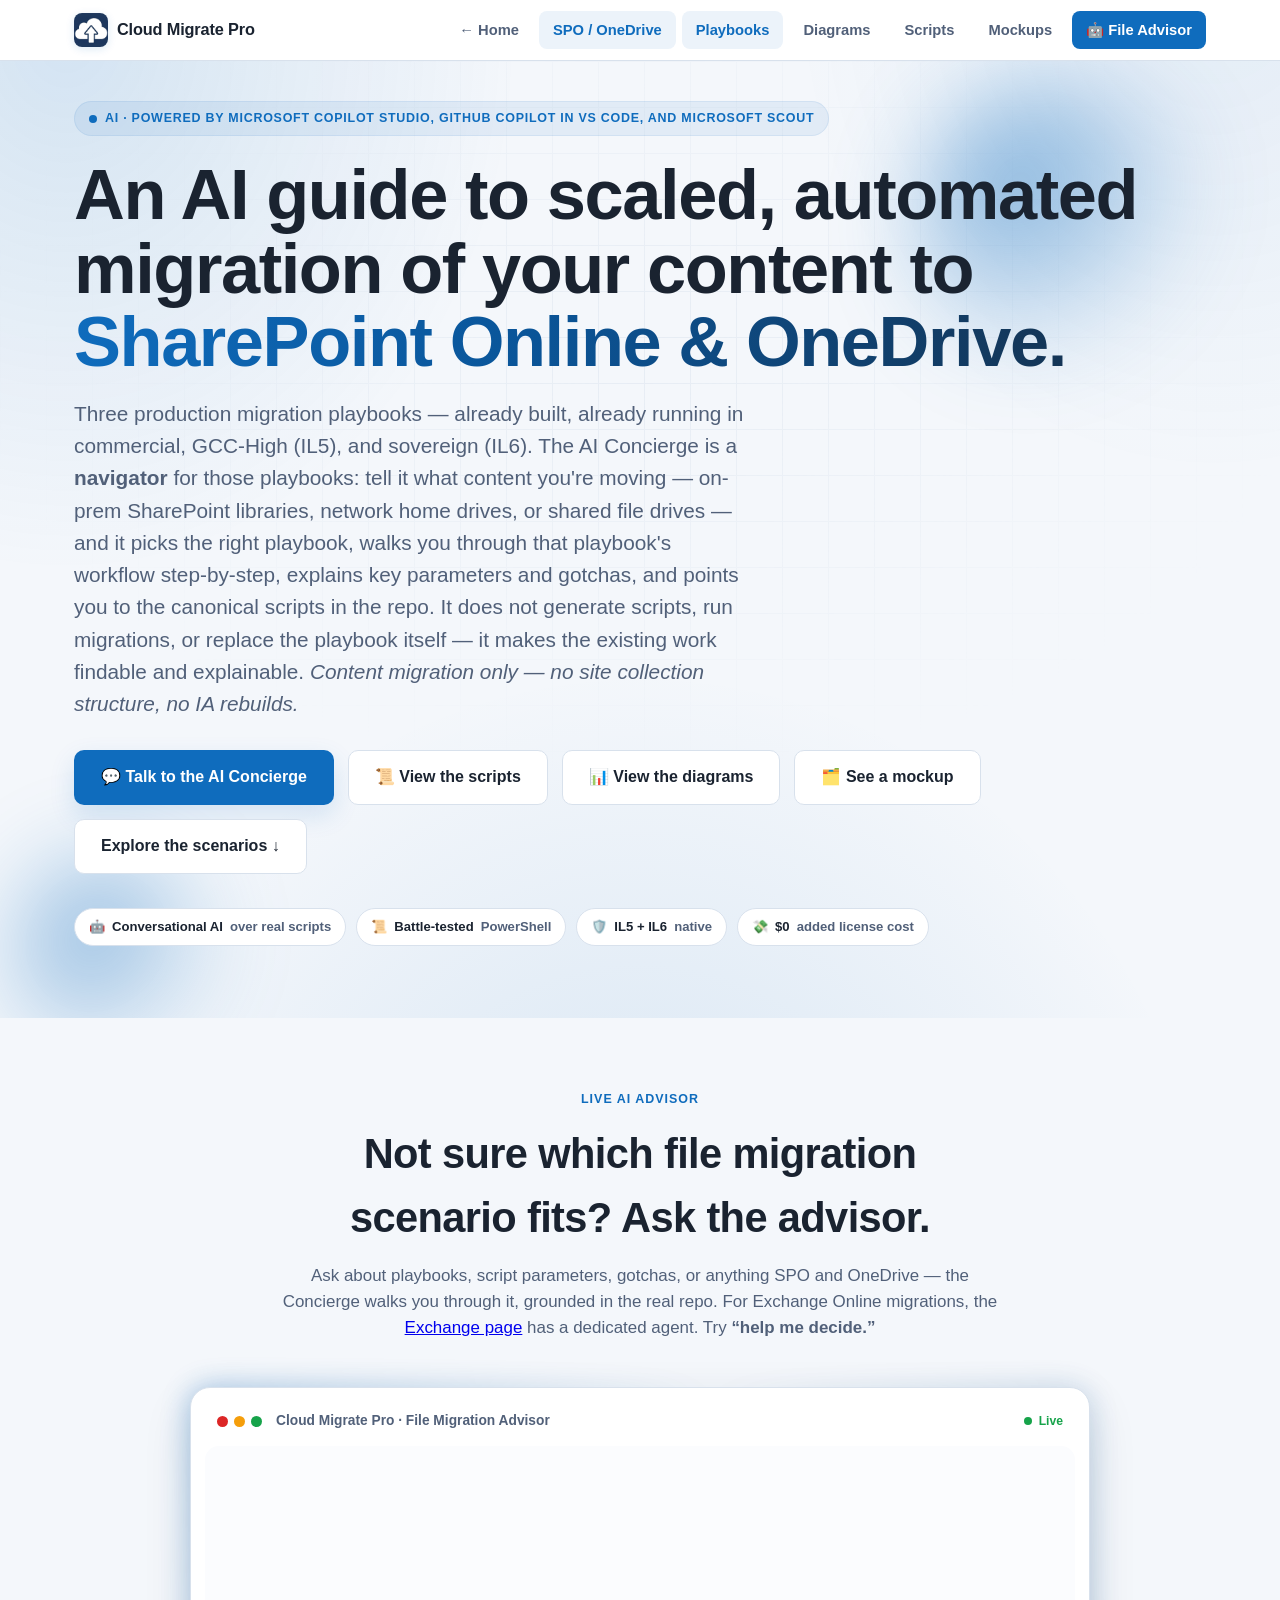
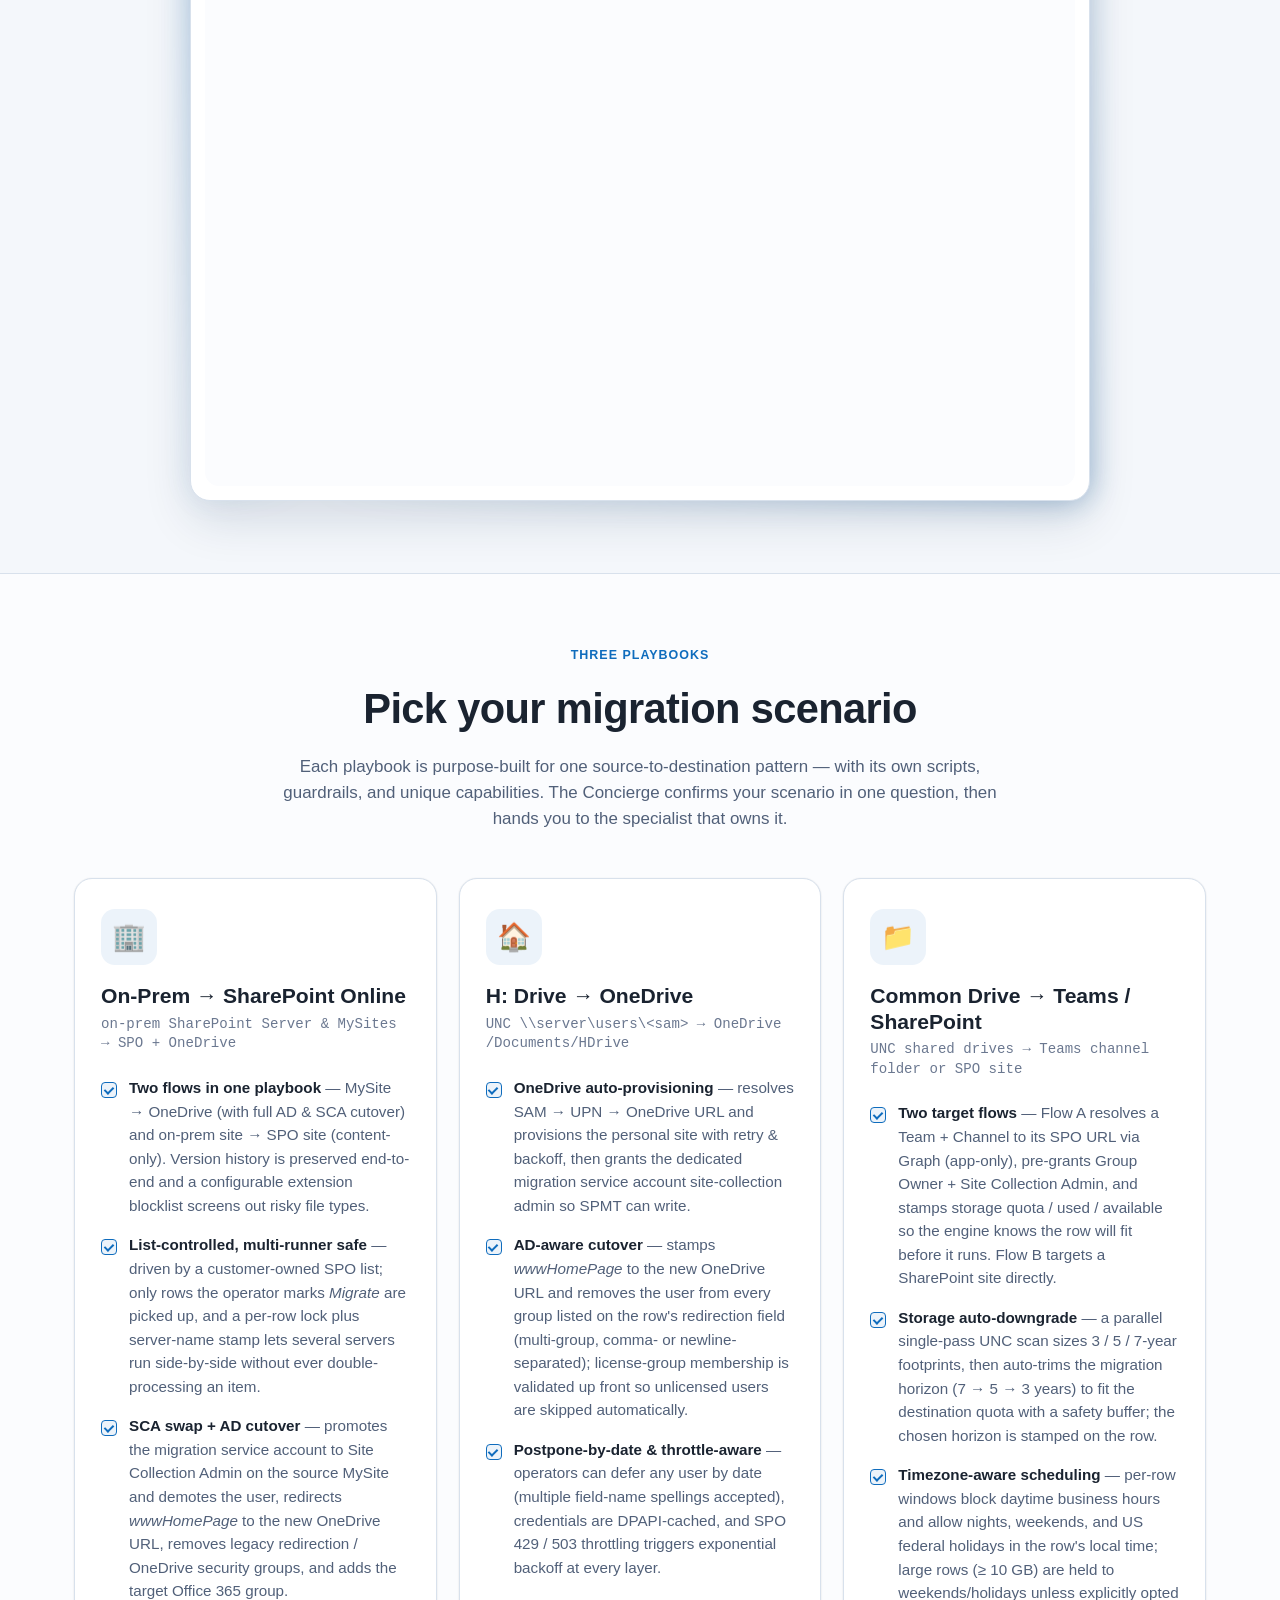
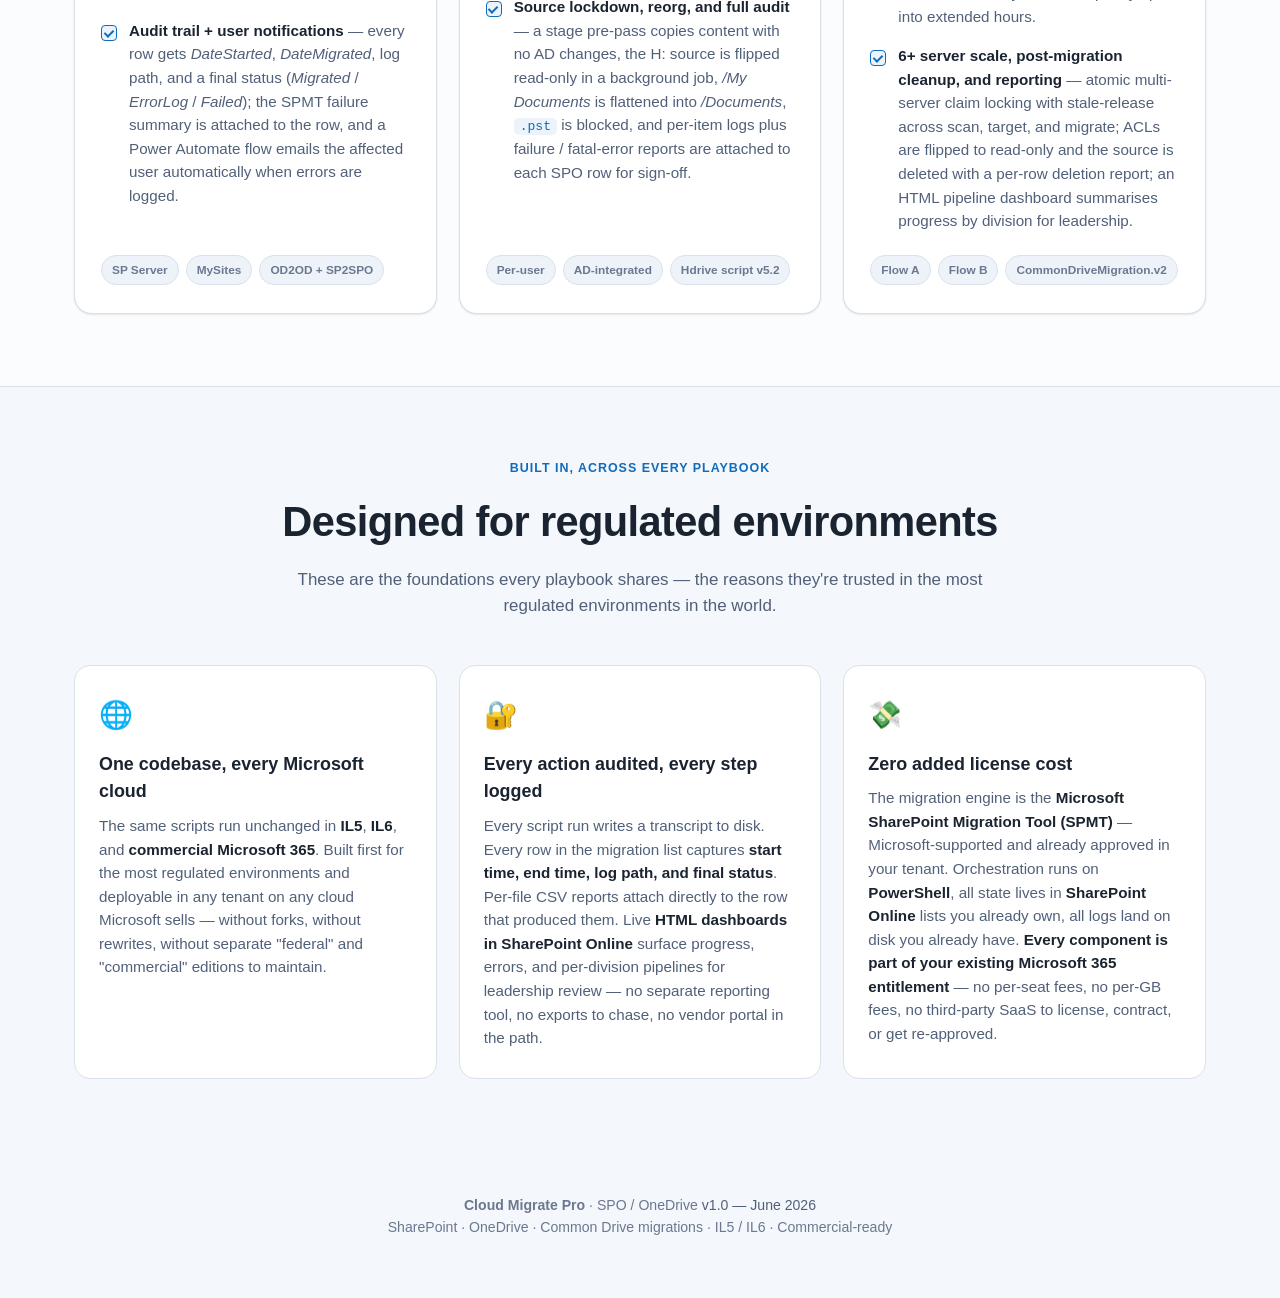
<file: spo-onedrive.html>
<!DOCTYPE html>

<html lang="en">

<head>

<meta charset="UTF-8" />

<meta name="viewport" content="width=device-width, initial-scale=1.0" />

<title>Cloud Migrate Pro — SPO / OneDrive</title>

<script>

  (() => {

    const param = new URLSearchParams(window.location.search).get("scoutTheme");

    const theme = param || (window.matchMedia("(prefers-color-scheme: dark)").matches ? "dark" : "light");

    document.documentElement.setAttribute("data-theme", theme);

  })();

</script>

<style>

:root{

  color-scheme:light;

  --cp-bg:#f4f7fb;--cp-bg-elevated:#fbfcfe;--cp-surface:#ffffff;--cp-surface-soft:#eef3f9;

  --cp-border:#d8e1ec;--cp-text:#1a2330;--cp-text-muted:#516079;--cp-text-soft:#6b7890;

  --cp-accent:#0f6cbd;--cp-accent-hover:#0a5599;--cp-accent-soft:rgba(15,108,189,.08);

  --cp-accent-fg:#ffffff;--cp-success:#16a34a;--cp-warning:#f59e0b;--cp-danger:#dc2626;

  --cp-shadow:0 18px 48px rgba(15,40,80,.14);--cp-highlight:rgba(15,108,189,.14);

}

html[data-theme="dark"]{

  color-scheme:dark;

  --cp-bg:#0f1822;--cp-bg-elevated:#15212e;--cp-surface:#1a2733;--cp-surface-soft:#1f2e3d;

  --cp-border:#2c3e51;--cp-text:#e3ebf4;--cp-text-muted:#9fb1c6;--cp-text-soft:#b5c4d6;

  --cp-accent:#54a8f0;--cp-accent-hover:#76bdf7;--cp-accent-soft:rgba(84,168,240,.16);

  --cp-accent-fg:#08121c;--cp-success:#4ade80;--cp-warning:#fbbf24;--cp-danger:#f87171;

  --cp-shadow:0 18px 48px rgba(0,0,0,.4);--cp-highlight:rgba(84,168,240,.16);

}

*{box-sizing:border-box;margin:0;padding:0;}

html{scroll-behavior:smooth;}

body{font-family:"Segoe UI",Aptos,Calibri,-apple-system,BlinkMacSystemFont,sans-serif;background:var(--cp-bg);color:var(--cp-text);line-height:1.55;overflow-x:hidden;}

.wrap{max-width:1180px;margin:0 auto;padding:0 24px;}



/* HERO */

.hero{position:relative;padding:40px 0 72px;overflow:hidden;isolation:isolate;}

.hero-bg{position:absolute;inset:-40% -20% auto -20%;height:170%;z-index:-2;background:

 radial-gradient(42% 55% at 18% 22%,var(--cp-highlight) 0%,transparent 60%),

 radial-gradient(38% 50% at 82% 18%,var(--cp-accent-soft) 0%,transparent 62%),

 radial-gradient(50% 60% at 50% 100%,var(--cp-highlight) 0%,transparent 65%);

 animation:drift 18s ease-in-out infinite alternate;}

.hero::before{content:"";position:absolute;inset:0;z-index:-1;

 background-image:linear-gradient(var(--cp-border) 1px,transparent 1px),linear-gradient(90deg,var(--cp-border) 1px,transparent 1px);

 background-size:46px 46px;-webkit-mask-image:radial-gradient(ellipse 70% 60% at 50% 30%,#000 0%,transparent 75%);mask-image:radial-gradient(ellipse 70% 60% at 50% 30%,#000 0%,transparent 75%);opacity:.5;}

@keyframes drift{0%{transform:translate3d(0,0,0) scale(1);}100%{transform:translate3d(0,-26px,0) scale(1.08);}}

.orb{position:absolute;border-radius:50%;filter:blur(46px);opacity:.5;z-index:-1;background:radial-gradient(circle at 30% 30%,var(--cp-accent),transparent 70%);animation:float 12s ease-in-out infinite;}

.orb.a{width:300px;height:300px;top:2%;right:5%;}

.orb.b{width:220px;height:220px;bottom:-6%;left:1%;animation-delay:-5s;}

@keyframes float{0%,100%{transform:translateY(0) translateX(0);}50%{transform:translateY(-30px) translateX(16px);}}

.eyebrow{display:inline-flex;align-items:center;gap:8px;font-size:.78rem;font-weight:600;letter-spacing:.06em;text-transform:uppercase;color:var(--cp-accent);background:var(--cp-accent-soft);border:1px solid var(--cp-accent-soft);padding:7px 14px;border-radius:999px;margin-bottom:22px;animation:rise .7s both;}

.pulse-dot{width:8px;height:8px;border-radius:50%;background:var(--cp-accent);animation:pulse 2s infinite;}

@keyframes pulse{0%{box-shadow:0 0 0 0 var(--cp-highlight);}70%{box-shadow:0 0 0 12px transparent;}100%{box-shadow:0 0 0 0 transparent;}}

h1.title{font-size:clamp(2.6rem,6vw,4.4rem);line-height:1.04;letter-spacing:-.02em;font-weight:800;margin-bottom:20px;animation:rise .7s .05s both;}

.title .grad{background:linear-gradient(100deg,var(--cp-accent),var(--cp-accent-hover) 45%,var(--cp-text) 130%);-webkit-background-clip:text;background-clip:text;-webkit-text-fill-color:transparent;color:transparent;}

.lede{font-size:clamp(1.05rem,2vw,1.3rem);color:var(--cp-text-muted);max-width:680px;margin-bottom:30px;animation:rise .7s .12s both;}

@keyframes rise{from{opacity:0;transform:translateY(18px);}to{opacity:1;transform:translateY(0);}}

.cta-row{display:flex;flex-wrap:wrap;gap:14px;margin-bottom:34px;animation:rise .7s .18s both;}

.btn{display:inline-flex;align-items:center;gap:10px;font-size:1rem;font-weight:600;font-family:inherit;padding:14px 26px;border-radius:.625rem;border:1px solid transparent;cursor:pointer;text-decoration:none;transition:transform .18s ease,box-shadow .18s ease,background .18s ease;}

.btn-primary{background:var(--cp-accent);color:var(--cp-accent-fg);box-shadow:0 10px 26px var(--cp-highlight);}

.btn-primary:hover{background:var(--cp-accent-hover);transform:translateY(-3px);}

.btn-ghost{background:var(--cp-surface);color:var(--cp-text);border-color:var(--cp-border);}

.btn-ghost:hover{transform:translateY(-3px);border-color:var(--cp-accent);color:var(--cp-accent);}

.badges{display:flex;flex-wrap:wrap;gap:10px;animation:rise .7s .24s both;}

.badge{display:inline-flex;align-items:center;gap:7px;font-size:.82rem;font-weight:600;padding:8px 14px;border-radius:999px;background:var(--cp-surface);border:1px solid var(--cp-border);color:var(--cp-text-muted);}

.badge b{color:var(--cp-text);}



/* SECTION */

.section{padding:72px 0;}

.section.alt{background:var(--cp-bg-elevated);border-top:1px solid var(--cp-border);border-bottom:1px solid var(--cp-border);}

.section-head{text-align:center;max-width:720px;margin:0 auto 46px;}

.section-head .kicker{font-size:.78rem;font-weight:700;letter-spacing:.08em;text-transform:uppercase;color:var(--cp-accent);margin-bottom:12px;}

.section-head h2{font-size:clamp(1.8rem,3.6vw,2.6rem);font-weight:800;letter-spacing:-.015em;margin-bottom:12px;}

.section-head p{color:var(--cp-text-muted);font-size:1.06rem;}



/* PLAYBOOK CARDS */

.paths{display:grid;grid-template-columns:repeat(3,1fr);gap:22px;align-items:stretch;}

.path{position:relative;display:flex;flex-direction:column;background:var(--cp-surface);border:1px solid var(--cp-border);border-radius:18px;padding:30px 26px 28px;box-shadow:0 0 2px rgba(0,0,0,.06),0 1px 2px rgba(0,0,0,.08);overflow:hidden;transition:transform .22s ease,box-shadow .22s ease,border-color .22s ease;}

.path::before{content:"";position:absolute;inset:0 0 auto 0;height:4px;background:linear-gradient(90deg,var(--cp-accent),transparent);transform:scaleX(0);transform-origin:left;transition:transform .3s ease;}

.path:hover{transform:translateY(-8px);box-shadow:var(--cp-shadow);border-color:var(--cp-accent);}

.path:hover::before{transform:scaleX(1);}

.path .ico{width:56px;height:56px;border-radius:14px;display:grid;place-items:center;font-size:1.7rem;background:var(--cp-accent-soft);margin-bottom:18px;}

.path .flow{font-size:.74rem;font-weight:700;letter-spacing:.05em;text-transform:uppercase;color:var(--cp-accent);margin-bottom:8px;}

.path h3{font-size:1.32rem;font-weight:750;margin-bottom:6px;line-height:1.2;}

.path .route{font-size:.88rem;color:var(--cp-text-soft);font-family:Consolas,"Courier New",monospace;margin-bottom:22px;display:block;line-height:1.4;}

.path ul{list-style:none;display:flex;flex-direction:column;gap:16px;margin-bottom:22px;}

.path li{position:relative;padding-left:28px;font-size:.95rem;line-height:1.55;color:var(--cp-text-muted);}

.path li b{color:var(--cp-text);font-weight:650;}

.path li::before{content:"";position:absolute;left:0;top:6px;width:14px;height:14px;border-radius:4px;background:var(--cp-accent-soft);border:1.5px solid var(--cp-accent);}

.path li::after{content:"";position:absolute;left:4.5px;top:9px;width:4px;height:7px;border:solid var(--cp-accent);border-width:0 2px 2px 0;transform:rotate(45deg);}

.path .tags{margin-top:auto;display:flex;flex-wrap:wrap;gap:7px;}

.path .tag{font-size:.74rem;font-weight:600;color:var(--cp-text-soft);background:var(--cp-surface-soft);border:1px solid var(--cp-border);padding:5px 10px;border-radius:999px;}



/* CROSS-CUTTING */

.feat-grid{display:grid;grid-template-columns:repeat(3,1fr);gap:22px;}

.feat{background:var(--cp-surface);border:1px solid var(--cp-border);border-radius:16px;padding:28px 24px;transition:transform .2s ease,border-color .2s ease;}

.feat:hover{transform:translateY(-5px);border-color:var(--cp-accent);}

.feat .fi{font-size:1.7rem;margin-bottom:14px;}

.feat h4{font-size:1.12rem;font-weight:700;margin-bottom:8px;}

.feat p{font-size:.95rem;color:var(--cp-text-muted);}

.feat p b{color:var(--cp-text);}

code{font-family:Consolas,"Courier New",monospace;font-size:.86em;background:var(--cp-accent-soft);color:var(--cp-accent);padding:1px 6px;border-radius:5px;}

.topnav{position:sticky;top:0;z-index:50;background:var(--cp-surface);border-bottom:1px solid var(--cp-border);}

.navwrap{display:flex;align-items:center;justify-content:space-between;height:60px;gap:12px;}

.brand{display:inline-flex;align-items:center;gap:9px;font-weight:800;letter-spacing:-.01em;color:var(--cp-text);font-size:1.02rem;text-decoration:none;transition:opacity .15s;}

.brand:hover{opacity:.82;}

.brand .logo{width:34px;height:34px;border-radius:8px;display:inline-flex;align-items:center;justify-content:center;box-shadow:0 2px 8px var(--cp-highlight);overflow:hidden;flex-shrink:0;}

.brand .logo img{width:100%;height:100%;object-fit:cover;display:block;}

.navlinks{display:flex;gap:6px;flex-wrap:wrap;}

.navlinks a{font-size:.92rem;font-weight:600;color:var(--cp-text-muted);text-decoration:none;padding:8px 14px;border-radius:8px;transition:background .15s,color .15s;}

.navlinks a:hover{background:var(--cp-accent-soft);color:var(--cp-accent);}.navlinks a[aria-current="page"]{background:var(--cp-accent-soft);color:var(--cp-accent);font-weight:700;}

.navlinks a.cta{background:var(--cp-accent);color:var(--cp-accent-fg);}

.navlinks a.cta:hover{background:var(--cp-accent-hover);color:var(--cp-accent-fg);}

@media (max-width:620px){.navlinks a{padding:7px 10px;font-size:.85rem;}.brand span{display:none;}}



/* CHAT */

.chat-shell{position:relative;background:var(--cp-surface);border:1px solid var(--cp-border);border-radius:20px;padding:14px;box-shadow:var(--cp-shadow);max-width:900px;margin:0 auto;}

.chat-shell::after{content:"";position:absolute;inset:-2px;border-radius:22px;z-index:-1;background:linear-gradient(120deg,var(--cp-accent),transparent 40%,var(--cp-accent-hover));opacity:.35;filter:blur(14px);animation:glow 6s ease-in-out infinite alternate;}

@keyframes glow{from{opacity:.2;}to{opacity:.5;}}

.chat-bar{display:flex;align-items:center;gap:10px;padding:8px 12px 14px;}

.chat-bar .dots{display:flex;gap:6px;}

.chat-bar .dots i{width:11px;height:11px;border-radius:50%;display:block;}

.chat-bar .dots i:nth-child(1){background:var(--cp-danger);}

.chat-bar .dots i:nth-child(2){background:var(--cp-warning);}

.chat-bar .dots i:nth-child(3){background:var(--cp-success);}

.chat-bar .label{font-size:.86rem;font-weight:600;color:var(--cp-text-muted);margin-left:4px;}

.chat-bar .live{margin-left:auto;display:inline-flex;align-items:center;gap:7px;font-size:.76rem;font-weight:700;color:var(--cp-success);}

.chat-bar .live .pulse-dot{background:var(--cp-success);}

.chat-frame{width:100%;height:640px;border:0;border-radius:14px;background:var(--cp-bg-elevated);display:block;}



footer{padding:44px 0 60px;text-align:center;color:var(--cp-text-soft);font-size:.88rem;}

footer .v{color:var(--cp-text-muted);}



@media (max-width:880px){.paths{grid-template-columns:1fr;}.feat-grid{grid-template-columns:1fr;}}

@media (prefers-reduced-motion:reduce){*{animation:none!important;transition:none!important;scroll-behavior:auto;}}

</style>

</head>

<body>



<nav class="topnav" id="top">

  <div class="wrap navwrap">

    <a class="brand" href="index.html" aria-label="Cloud Migrate Pro home"><span class="logo"><img src="cloud-migrate-pro-logo-icon-192.png" alt=""></span><span>Cloud Migrate Pro</span></a>

    <div class="navlinks">
      <a href="index.html">← Home</a>
      <a href="spo-onedrive.html" aria-current="page">SPO / OneDrive</a>
      <a href="#paths" aria-current="page">Playbooks</a>
      <a href="diagrams.html">Diagrams</a>
      <a href="scripts.html">Scripts</a>
      <a href="mockups.html">Mockups</a>
      <a class="cta" href="#concierge">🤖 File Advisor</a>
    </div>

  </div>

</nav>



<header class="hero">

  <div class="hero-bg"></div>

  <div class="orb a"></div>

  <div class="orb b"></div>

  <div class="wrap">

    <span class="eyebrow"><span class="pulse-dot"></span> AI · Powered by Microsoft Copilot Studio, GitHub Copilot in VS Code, and Microsoft Scout</span>

    <h1 class="title">An AI guide to scaled, automated migration of your content to<br><span class="grad">SharePoint Online &amp; OneDrive.</span></h1>

    <p class="lede">Three production migration playbooks — already built, already running in commercial, GCC-High (IL5), and sovereign (IL6). The AI Concierge is a <strong>navigator</strong> for those playbooks: tell it what content you're moving — on-prem SharePoint libraries, network home drives, or shared file drives — and it picks the right playbook, walks you through that playbook's workflow step-by-step, explains key parameters and gotchas, and points you to the canonical scripts in the repo. It does not generate scripts, run migrations, or replace the playbook itself — it makes the existing work findable and explainable. <em>Content migration only — no site collection structure, no IA rebuilds.</em></p>

    <div class="cta-row">

      <a class="btn btn-primary" href="#concierge">💬 Talk to the AI Concierge</a>

      <a class="btn btn-ghost" href="scripts.html">📜 View the scripts</a>

      <a class="btn btn-ghost" href="diagrams.html">📊 View the diagrams</a>

      <a class="btn btn-ghost" href="mockups.html">🗂️ See a mockup</a>

      <a class="btn btn-ghost" href="#paths">Explore the scenarios ↓</a>

    </div>

    <div class="badges">

      <span class="badge">🤖 <b>Conversational AI</b> over real scripts</span>

      <span class="badge">📜 <b>Battle-tested</b> PowerShell</span>

      <span class="badge">🛡️ <b>IL5 + IL6</b> native</span>

      <span class="badge">💸 <b>$0</b> added license cost</span>

    </div>

  </div>

</header>



<section class="section" id="concierge">

  <div class="wrap">

    <div class="section-head">

      <div class="kicker">Live AI Advisor</div>

      <h2>Not sure which file migration scenario fits? Ask the advisor.</h2>

      <p>Ask about playbooks, script parameters, gotchas, or anything SPO and OneDrive — the Concierge walks you through it, grounded in the real repo. For Exchange Online migrations, the <a href="exchange.html">Exchange page</a> has a dedicated agent. Try <b>“help me decide.”</b></p>

    </div>

    <div class="chat-shell">

      <div class="chat-bar">

        <span class="dots"><i></i><i></i><i></i></span>

        <span class="label">Cloud Migrate Pro · File Migration Advisor</span>

        <span class="live"><span class="pulse-dot"></span> Live</span>

      </div>

      <iframe class="chat-frame" title="Cloud Migrate Pro File Migration Advisor"

        src="https://copilotstudio.microsoft.com/environments/89e4745f-bb2a-eb7b-ab1b-ca02b2e5e604/bots/crcce_CloudMigrateProConcierge/webchat?__version__=2"

        allow="microphone; clipboard-write"></iframe>

    </div>

  </div>

</section>



<section class="section alt" id="paths">

  <div class="wrap">

    <div class="section-head">

      <div class="kicker">Three Playbooks</div>

      <h2>Pick your migration scenario</h2>

      <p>Each playbook is purpose-built for one source-to-destination pattern — with its own scripts, guardrails, and unique capabilities. The Concierge confirms your scenario in one question, then hands you to the specialist that owns it.</p>

    </div>

    <div class="paths">



      <article class="path">

        <div class="ico">🏢</div>

        <h3>On-Prem → SharePoint Online</h3>

        <span class="route">on-prem SharePoint Server &amp; MySites → SPO + OneDrive</span>

        <ul>

          <li><b>Two flows in one playbook</b> — MySite → OneDrive (with full AD &amp; SCA cutover) and on-prem site → SPO site (content-only). Version history is preserved end-to-end and a configurable extension blocklist screens out risky file types.</li>

          <li><b>List-controlled, multi-runner safe</b> — driven by a customer-owned SPO list; only rows the operator marks <i>Migrate</i> are picked up, and a per-row lock plus server-name stamp lets several servers run side-by-side without ever double-processing an item.</li>

          <li><b>SCA swap + AD cutover</b> — promotes the migration service account to Site Collection Admin on the source MySite and demotes the user, redirects <i>wwwHomePage</i> to the new OneDrive URL, removes legacy redirection / OneDrive security groups, and adds the target Office 365 group.</li>

          <li><b>Audit trail + user notifications</b> — every row gets <i>DateStarted</i>, <i>DateMigrated</i>, log path, and a final status (<i>Migrated</i> / <i>ErrorLog</i> / <i>Failed</i>); the SPMT failure summary is attached to the row, and a Power Automate flow emails the affected user automatically when errors are logged.</li>

        </ul>

        <div class="tags"><span class="tag">SP Server</span><span class="tag">MySites</span><span class="tag">OD2OD + SP2SPO</span></div>

      </article>



      <article class="path">

        <div class="ico">🏠</div>

        <h3>H: Drive → OneDrive</h3>

        <span class="route">UNC \\server\users\&lt;sam&gt; → OneDrive /Documents/HDrive</span>

        <ul>

          <li><b>OneDrive auto-provisioning</b> — resolves SAM → UPN → OneDrive URL and provisions the personal site with retry &amp; backoff, then grants the dedicated migration service account site-collection admin so SPMT can write.</li>

          <li><b>AD-aware cutover</b> — stamps <i>wwwHomePage</i> to the new OneDrive URL and removes the user from every group listed on the row's redirection field (multi-group, comma- or newline-separated); license-group membership is validated up front so unlicensed users are skipped automatically.</li>

          <li><b>Postpone-by-date &amp; throttle-aware</b> — operators can defer any user by date (multiple field-name spellings accepted), credentials are DPAPI-cached, and SPO 429 / 503 throttling triggers exponential backoff at every layer.</li>

          <li><b>Source lockdown, reorg, and full audit</b> — a stage pre-pass copies content with no AD changes, the H: source is flipped read-only in a background job, <i>/My Documents</i> is flattened into <i>/Documents</i>, <code>.pst</code> is blocked, and per-item logs plus failure / fatal-error reports are attached to each SPO row for sign-off.</li>

        </ul>

        <div class="tags"><span class="tag">Per-user</span><span class="tag">AD-integrated</span><span class="tag">Hdrive script v5.2</span></div>

      </article>



      <article class="path">

        <div class="ico">📁</div>

        <h3>Common Drive → Teams / SharePoint</h3>

        <span class="route">UNC shared drives → Teams channel folder or SPO site</span>

        <ul>

          <li><b>Two target flows</b> — Flow A resolves a Team + Channel to its SPO URL via Graph (app-only), pre-grants Group Owner + Site Collection Admin, and stamps storage quota / used / available so the engine knows the row will fit before it runs. Flow B targets a SharePoint site directly.</li>

          <li><b>Storage auto-downgrade</b> — a parallel single-pass UNC scan sizes 3 / 5 / 7-year footprints, then auto-trims the migration horizon (7 → 5 → 3 years) to fit the destination quota with a safety buffer; the chosen horizon is stamped on the row.</li>

          <li><b>Timezone-aware scheduling</b> — per-row windows block daytime business hours and allow nights, weekends, and US federal holidays in the row's local time; large rows (≥ 10 GB) are held to weekends/holidays unless explicitly opted into extended hours.</li>

          <li><b>6+ server scale, post-migration cleanup, and reporting</b> — atomic multi-server claim locking with stale-release across scan, target, and migrate; ACLs are flipped to read-only and the source is deleted with a per-row deletion report; an HTML pipeline dashboard summarises progress by division for leadership.</li>

        </ul>

        <div class="tags"><span class="tag">Flow A</span><span class="tag">Flow B</span><span class="tag">CommonDriveMigration.v2</span></div>

      </article>



    </div>

  </div>

</section>



<section class="section">

  <div class="wrap">

    <div class="section-head">

      <div class="kicker">Built In, Across Every Playbook</div>

      <h2>Designed for regulated environments</h2>

      <p>These are the foundations every playbook shares — the reasons they're trusted in the most regulated environments in the world.</p>

    </div>

    <div class="feat-grid">

      <div class="feat">

        <div class="fi">🌐</div>

        <h4>One codebase, every Microsoft cloud</h4>

        <p>The same scripts run unchanged in <b>IL5</b>, <b>IL6</b>, and <b>commercial Microsoft 365</b>. Built first for the most regulated environments and deployable in any tenant on any cloud Microsoft sells — without forks, without rewrites, without separate "federal" and "commercial" editions to maintain.</p>

      </div>

      <div class="feat">

        <div class="fi">🔐</div>

        <h4>Every action audited, every step logged</h4>

        <p>Every script run writes a transcript to disk. Every row in the migration list captures <b>start time, end time, log path, and final status</b>. Per-file CSV reports attach directly to the row that produced them. Live <b>HTML dashboards in SharePoint Online</b> surface progress, errors, and per-division pipelines for leadership review — no separate reporting tool, no exports to chase, no vendor portal in the path.</p>

      </div>

      <div class="feat">

        <div class="fi">💸</div>

        <h4>Zero added license cost</h4>

        <p>The migration engine is the <b>Microsoft SharePoint Migration Tool (SPMT)</b> — Microsoft-supported and already approved in your tenant. Orchestration runs on <b>PowerShell</b>, all state lives in <b>SharePoint Online</b> lists you already own, all logs land on disk you already have. <b>Every component is part of your existing Microsoft 365 entitlement</b> — no per-seat fees, no per-GB fees, no third-party SaaS to license, contract, or get re-approved.</p>

      </div>

    </div>

  </div>

</section>



<footer>

  <div class="wrap">

    <p><b>Cloud Migrate Pro</b> · SPO / OneDrive <span class="v">v1.0 — June 2026</span></p>
    <p>SharePoint · OneDrive · Common Drive migrations · IL5 / IL6 · Commercial-ready</p>

  </div>

</footer>



</body>

</html>
</file>
